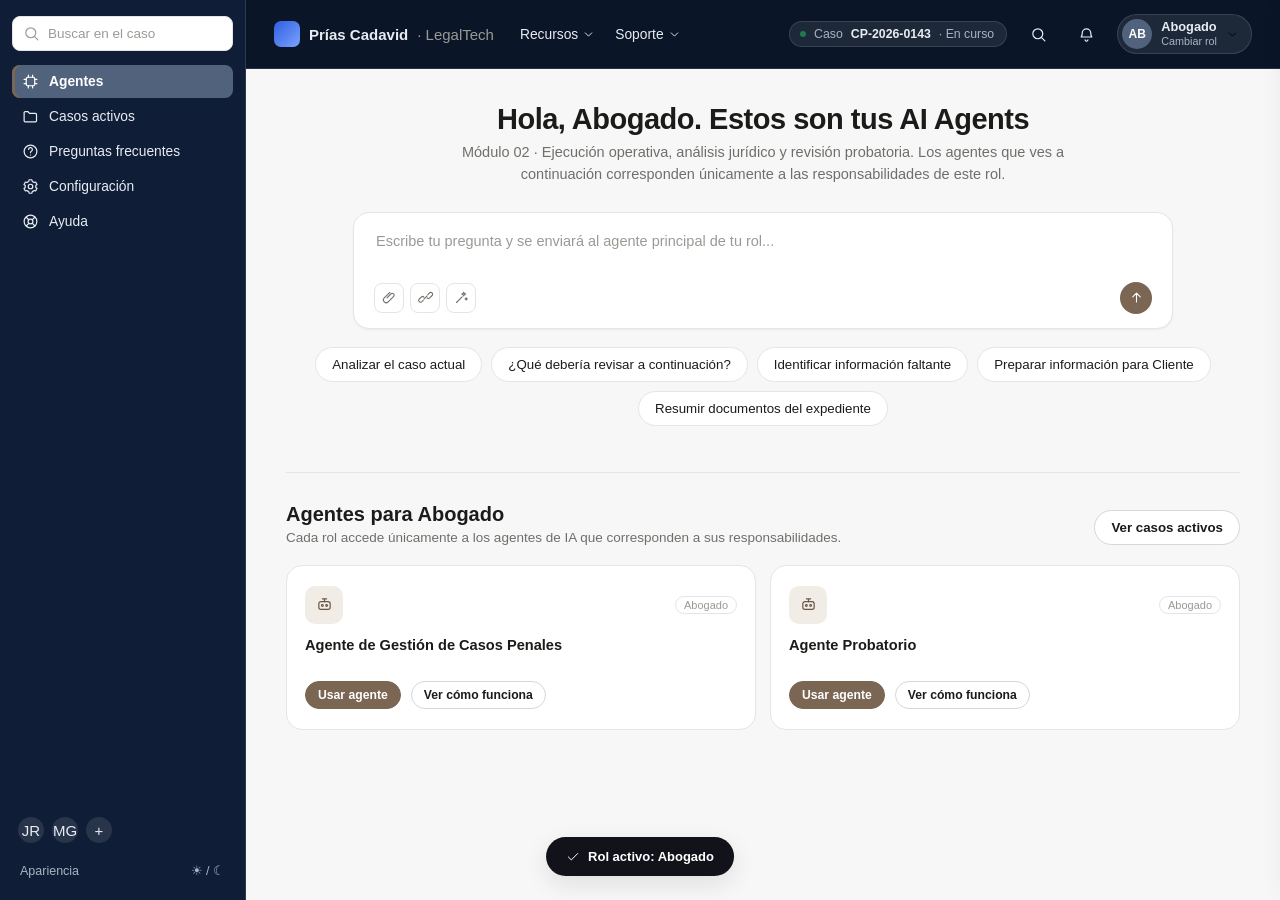
<file: PRIAS_CADAVID_Modulo02.html>
<!DOCTYPE html>
<html lang="es">
<head>
<meta charset="UTF-8">
<meta name="viewport" content="width=device-width, initial-scale=1.0">
<title>PRÍAS CADAVID · Módulo 02 · Gestión de Casos Penales con Módulo Probatorio</title>
<style>
:root{
  --bg:#f2f2f0;
  --sidebar-bg:#fafaf9;
  --card-bg:#ffffff;
  --border:#e6e6e3;
  --border-strong:#d9d9d6;
  --text:#1b1b19;
  --text-muted:#6f6f6a;
  --text-faint:#9a9a95;
  --accent:#2f5fe0;
  --accent-soft:#eef2fe;
  --navy:#12131a;
  --danger:#c8442d;
  --danger-soft:#fbeae7;
  --warn:#a8720f;
  --warn-soft:#fbf1de;
  --ok:#1f7a4d;
  --ok-soft:#e8f6ee;
  --radius-lg:16px;
  --radius-md:12px;
  --radius-sm:8px;
  --shadow-sm:0 1px 2px rgba(20,20,18,.05);
  --shadow-md:0 8px 24px rgba(20,20,18,.10);
  font-size:15px;
}
*{box-sizing:border-box;}
html,body{margin:0;padding:0;}
body{
  background:var(--bg);
  color:var(--text);
  font-family:-apple-system,BlinkMacSystemFont,"Segoe UI",Roboto,Helvetica,Arial,sans-serif;
  -webkit-font-smoothing:antialiased;
  min-width:1180px;
}
button{font-family:inherit;cursor:pointer;}
a{color:inherit;text-decoration:none;}
svg{display:block;}
.icon{width:17px;height:17px;stroke:currentColor;stroke-width:1.7;fill:none;stroke-linecap:round;stroke-linejoin:round;flex-shrink:0;}

/* ---------- layout ---------- */
.app{display:flex;min-height:100vh;}
.sidebar{
  width:246px;flex-shrink:0;background:var(--sidebar-bg);
  border-right:1px solid var(--border);
  display:flex;flex-direction:column;
  padding:16px 12px;
  position:sticky;top:0;height:100vh;
}
.main-col{flex:1;display:flex;flex-direction:column;min-width:0;}

/* ---------- sidebar ---------- */
.sb-search{
  display:flex;align-items:center;gap:8px;
  background:#fff;border:1px solid var(--border);border-radius:var(--radius-sm);
  padding:8px 10px;color:var(--text-faint);font-size:13.5px;margin-bottom:14px;
}
.sb-nav{list-style:none;margin:0;padding:0;display:flex;flex-direction:column;gap:2px;}
.sb-nav li{display:flex;align-items:center;gap:10px;padding:8px 10px;border-radius:var(--radius-sm);
  color:var(--text-muted);font-size:13.8px;font-weight:500;}
.sb-nav li:hover{background:#f0f0ee;cursor:pointer;color:var(--text);}
.sb-nav li.active{background:var(--accent-soft);color:var(--accent);}
.sb-divider{height:1px;background:var(--border);margin:12px 4px;}
.sb-footer{margin-top:auto;display:flex;flex-direction:column;gap:10px;}
.sb-channels{display:flex;align-items:center;gap:8px;padding:4px 6px;}
.sb-chip{width:26px;height:26px;border-radius:50%;background:#ececea;display:flex;align-items:center;justify-content:center;color:var(--text-muted);}
.sb-appearance{display:flex;align-items:center;justify-content:space-between;padding:6px 8px;font-size:12.5px;color:var(--text-faint);}

/* ---------- topbar ---------- */
.topbar{
  display:flex;align-items:center;justify-content:space-between;
  padding:14px 28px;border-bottom:1px solid var(--border);background:var(--bg);
  position:relative;z-index:30;
}
.tb-left{display:flex;align-items:center;gap:26px;}
.brand{display:flex;align-items:center;gap:9px;font-weight:700;font-size:15px;}
.brand-mark{width:26px;height:26px;border-radius:7px;background:linear-gradient(135deg,#2f5fe0,#7aa2ff);flex-shrink:0;}
.tb-menu{display:flex;align-items:center;gap:20px;}
.tb-menu-item{display:flex;align-items:center;gap:4px;font-size:13.8px;color:var(--text-muted);font-weight:500;}
.tb-right{display:flex;align-items:center;gap:14px;}
.tb-icon-btn{width:34px;height:34px;border-radius:50%;border:1px solid transparent;display:flex;align-items:center;justify-content:center;color:var(--text-muted);background:none;}
.tb-icon-btn:hover{background:#eeeeec;}
.avatar{width:30px;height:30px;border-radius:50%;background:#2b2b2b;display:flex;align-items:center;justify-content:center;color:#fff;font-size:12px;font-weight:600;}
.case-chip{display:flex;align-items:center;gap:8px;background:#fff;border:1px solid var(--border);border-radius:999px;padding:5px 12px 5px 10px;font-size:12.3px;color:var(--text-muted);}
.case-chip .dot{width:6px;height:6px;border-radius:50%;background:var(--ok);}
.case-chip b{color:var(--text);font-weight:600;}
.role-switch{display:flex;align-items:center;gap:9px;border:1px solid var(--border);background:#fff;border-radius:999px;padding:4px 12px 4px 4px;}
.role-switch:hover{border-color:var(--border-strong);}
.role-switch .rs-label{font-size:12.3px;line-height:1.2;text-align:left;}
.role-switch .rs-label b{display:block;font-size:12.8px;color:var(--text);}
.role-switch .rs-label span{color:var(--text-faint);font-size:10.8px;}

/* role dropdown menu */
.role-menu{position:absolute;top:60px;right:28px;width:250px;background:#fff;border:1px solid var(--border);border-radius:var(--radius-md);box-shadow:var(--shadow-md);padding:8px;display:none;z-index:70;}
.role-menu.open{display:block;}
.role-menu .rm-title{font-size:11px;text-transform:uppercase;letter-spacing:.04em;color:var(--text-faint);font-weight:700;padding:8px 10px 4px;}
.role-menu button{width:100%;display:flex;align-items:center;gap:10px;padding:9px 10px;border-radius:var(--radius-sm);border:none;background:none;text-align:left;font-size:13.4px;color:var(--text);}
.role-menu button:hover{background:#f2f2f0;}
.role-menu button.active{background:var(--accent-soft);color:var(--accent);font-weight:600;}
.role-menu .rm-av{width:28px;height:28px;border-radius:50%;background:var(--navy);color:#fff;font-size:11px;font-weight:700;display:flex;align-items:center;justify-content:center;flex-shrink:0;}
.role-menu button.active .rm-av{background:var(--accent);}
.role-menu .rm-desc{font-size:11px;color:var(--text-faint);font-weight:400;}
.role-menu .rm-check{margin-left:auto;color:var(--accent);}

/* ---------- content ---------- */
.content{padding:34px 40px 60px;max-width:1180px;margin:0 auto;width:100%;}
.view{display:none;}
.view.active{display:block;}

.hero-title{font-size:29px;font-weight:600;letter-spacing:-0.5px;margin:0 0 6px;text-align:center;}
.hero-sub{text-align:center;color:var(--text-muted);font-size:14.5px;max-width:640px;margin:0 auto 26px;line-height:1.5;}

/* prompt box */
.promptbox{
  background:#fff;border:1px solid var(--border);border-radius:var(--radius-lg);
  box-shadow:var(--shadow-sm);padding:18px 20px 14px;max-width:820px;margin:0 auto;
}
.promptbox textarea{
  width:100%;border:none;outline:none;resize:none;font-family:inherit;font-size:14.5px;
  color:var(--text);height:44px;background:transparent;
}
.promptbox textarea::placeholder{color:var(--text-faint);}
.promptbox-row{display:flex;align-items:center;justify-content:space-between;margin-top:4px;}
.promptbox-tools{display:flex;align-items:center;gap:6px;}
.tool-pill{display:flex;align-items:center;gap:5px;border:1px solid var(--border);border-radius:999px;padding:5px 10px;font-size:12.5px;color:var(--text-muted);}
.icon-sq{width:30px;height:30px;border-radius:8px;border:1px solid var(--border);display:flex;align-items:center;justify-content:center;color:var(--text-muted);}
.send-btn{width:32px;height:32px;border-radius:50%;background:var(--navy);border:none;display:flex;align-items:center;justify-content:center;color:#fff;flex-shrink:0;}
.send-btn:disabled{opacity:.4;cursor:not-allowed;}

.role-pills{display:flex;flex-wrap:wrap;gap:9px;justify-content:center;max-width:900px;margin:18px auto 0;}
.role-pill{
  background:#fff;border:1px solid var(--border);border-radius:999px;padding:9px 16px;
  font-size:13.3px;color:var(--text);font-weight:500;
}
.role-pill:hover{border-color:var(--accent);color:var(--accent);}

/* section header w/ actions */
.section-divider{height:1px;background:var(--border);margin:46px 0 30px;}
.section-head{display:flex;align-items:flex-end;justify-content:space-between;margin-bottom:20px;}
.section-head h2{font-size:20px;margin:0 0 4px;font-weight:600;}
.section-head p{margin:0;color:var(--text-muted);font-size:13.5px;}
.section-actions{display:flex;gap:10px;}
.btn{font-size:13.3px;font-weight:600;border-radius:999px;padding:9px 16px;border:1px solid var(--border-strong);background:#fff;color:var(--text);display:inline-flex;align-items:center;gap:6px;}
.btn:hover{border-color:var(--text-faint);}
.btn.primary{background:var(--navy);border-color:var(--navy);color:#fff;}
.btn.primary:hover{opacity:.92;}
.btn.accent{background:var(--accent);border-color:var(--accent);color:#fff;}
.btn.subtle{background:transparent;border-color:transparent;color:var(--text-muted);}
.btn:disabled{opacity:.45;cursor:not-allowed;}
.btn.sm{padding:6px 12px;font-size:12.2px;}

/* role grid (reused for agent grid) */
.role-grid{display:grid;grid-template-columns:repeat(5,1fr);gap:16px;}
.agent-grid{display:grid;grid-template-columns:repeat(auto-fit,minmax(210px,1fr));gap:14px;align-items:start;}
.role-card{
  background:var(--card-bg);border:1px solid var(--border);border-radius:var(--radius-lg);
  padding:20px 18px;display:flex;flex-direction:column;gap:10px;text-align:left;
}
.role-card:hover{border-color:var(--accent);box-shadow:var(--shadow-md);}
.role-card .r-top{display:flex;align-items:center;justify-content:space-between;}
.role-icon{width:38px;height:38px;border-radius:10px;background:var(--accent-soft);color:var(--accent);display:flex;align-items:center;justify-content:center;}
.role-count{font-size:11px;color:var(--text-faint);border:1px solid var(--border);border-radius:999px;padding:2px 8px;}
.role-card h3{font-size:14.6px;margin:2px 0 0;font-weight:600;line-height:1.3;}
.role-card p{font-size:12.6px;color:var(--text-muted);margin:0;line-height:1.45;}
.role-card .r-tag{font-size:11.3px;color:var(--accent);font-weight:600;margin-top:-4px;}

/* stepper */
.stepper{display:flex;align-items:center;gap:0;margin-bottom:10px;}
.step{display:flex;flex-direction:column;align-items:center;gap:8px;flex:1;position:relative;}
.step .sc{width:34px;height:34px;border-radius:50%;background:#fff;border:2px solid var(--border-strong);display:flex;align-items:center;justify-content:center;font-size:12.5px;font-weight:700;color:var(--text-faint);z-index:1;}
.step.done .sc{background:var(--ok);border-color:var(--ok);color:#fff;}
.step.current .sc{background:var(--accent);border-color:var(--accent);color:#fff;box-shadow:0 0 0 4px var(--accent-soft);}
.step .sl{font-size:11.8px;color:var(--text-muted);text-align:center;max-width:120px;font-weight:600;}
.step:not(:last-child)::after{content:"";position:absolute;top:17px;left:calc(50% + 22px);width:calc(100% - 44px);height:2px;background:var(--border-strong);}
.step.done:not(:last-child)::after{background:var(--ok);}

/* case flow */
.flow-list{display:flex;flex-direction:column;gap:16px;}
.flow-item{background:#fff;border:1px solid var(--border);border-radius:var(--radius-lg);padding:20px 22px;}
.flow-item.current{border-color:var(--accent);box-shadow:0 0 0 3px var(--accent-soft);}
.fi-head{display:flex;align-items:center;justify-content:space-between;margin-bottom:14px;}
.fi-role{display:flex;align-items:center;gap:12px;}
.fi-num{width:28px;height:28px;border-radius:50%;background:var(--navy);color:#fff;font-size:12.5px;font-weight:700;display:flex;align-items:center;justify-content:center;}
.fi-role h4{margin:0;font-size:15.5px;}
.fi-role span{font-size:12px;color:var(--text-muted);}
.badge{font-size:11px;font-weight:700;border-radius:999px;padding:3px 10px;text-transform:uppercase;letter-spacing:.03em;}
.badge.ok{background:var(--ok-soft);color:var(--ok);}
.badge.now{background:var(--accent-soft);color:var(--accent);}
.badge.pending{background:#f0f0ee;color:var(--text-faint);}
.fi-grid{display:grid;grid-template-columns:repeat(3,1fr);gap:14px 24px;}
.fi-block h5{margin:0 0 4px;font-size:11.5px;text-transform:uppercase;letter-spacing:.04em;color:var(--text-faint);font-weight:700;}
.fi-block p{margin:0;font-size:13px;color:var(--text);line-height:1.5;}
.fi-block ul{margin:0;padding-left:16px;font-size:13px;color:var(--text);line-height:1.5;}
.fi-actions{display:flex;gap:10px;margin-top:16px;flex-wrap:wrap;}

/* drawer */
.overlay{position:fixed;inset:0;background:rgba(20,20,18,.35);opacity:0;pointer-events:none;transition:opacity .18s;z-index:40;}
.overlay.show{opacity:1;pointer-events:auto;}
.drawer{
  position:fixed;top:0;right:-520px;width:500px;height:100vh;background:#fff;
  border-left:1px solid var(--border);box-shadow:-8px 0 30px rgba(0,0,0,.12);
  transition:right .22s ease;z-index:50;overflow-y:auto;
}
.drawer.open{right:0;}
.drawer-head{padding:22px 24px 16px;border-bottom:1px solid var(--border);display:flex;align-items:flex-start;justify-content:space-between;position:sticky;top:0;background:#fff;z-index:2;}
.drawer-head .role-icon{width:44px;height:44px;border-radius:12px;}
.drawer-close{width:32px;height:32px;border-radius:50%;border:1px solid var(--border);background:#fff;display:flex;align-items:center;justify-content:center;color:var(--text-muted);}
.drawer-close:hover{background:#f2f2f0;}
.drawer-body{padding:20px 24px 40px;}
.drawer-body h4{font-size:11.5px;text-transform:uppercase;letter-spacing:.04em;color:var(--text-faint);font-weight:700;margin:22px 0 8px;}
.drawer-body h4:first-child{margin-top:0;}
.drawer-body p{font-size:13.4px;line-height:1.6;color:var(--text);margin:0;}
.drawer-body ul{margin:0;padding-left:17px;font-size:13.4px;line-height:1.65;color:var(--text);}
.perm-row{display:flex;gap:8px;flex-wrap:wrap;margin-top:6px;}
.perm-tag{font-size:11.6px;background:#f5f5f3;border:1px solid var(--border);border-radius:999px;padding:4px 10px;color:var(--text-muted);}

.agent-avatar{width:34px;height:34px;border-radius:9px;background:var(--navy);color:#fff;display:flex;align-items:center;justify-content:center;flex-shrink:0;}

/* modal */
.modal-overlay{position:fixed;inset:0;background:rgba(20,20,18,.45);display:none;align-items:center;justify-content:center;z-index:60;padding:30px;}
.modal-overlay.show{display:flex;}
.modal{background:#fff;border-radius:var(--radius-lg);width:100%;max-width:660px;max-height:88vh;overflow-y:auto;box-shadow:var(--shadow-md);display:flex;flex-direction:column;}
.modal-head{display:flex;align-items:center;justify-content:space-between;padding:18px 22px;border-bottom:1px solid var(--border);position:sticky;top:0;background:#fff;z-index:2;}
.modal-head-l{display:flex;align-items:center;gap:10px;}
.modal-head h3{margin:0;font-size:15.5px;}
.modal-head span{font-size:11.8px;color:var(--text-muted);}
.modal-body{padding:20px 22px 22px;display:flex;flex-direction:column;flex:1;}

.chat-context{background:#f7f7f5;border:1px solid var(--border);border-radius:var(--radius-sm);padding:11px 14px;font-size:12.4px;color:var(--text-muted);margin-bottom:14px;line-height:1.5;}
.chat-context b{color:var(--text);}

/* chat thread */
.chat-thread{display:flex;flex-direction:column;gap:10px;padding:2px 2px 4px;margin-bottom:12px;}
.chat-input-wrap{transition:none;}
.chat-input-wrap.docked{
  position:sticky;bottom:18px;z-index:5;background:#fff;border:1px solid var(--border);
  border-radius:var(--radius-lg);box-shadow:var(--shadow-md);padding:14px 18px 10px;margin-top:18px;
}
.chat-followups{border-top:1px solid var(--border);margin-top:6px;padding-top:14px;}
.chat-followups .fu-label{font-size:11px;text-transform:uppercase;letter-spacing:.04em;color:var(--text-faint);font-weight:700;margin:0 0 4px;}
.followup-item{display:block;width:100%;text-align:left;background:none;border:none;border-top:1px solid var(--border);padding:12px 2px;font-size:13.3px;line-height:1.5;color:var(--text);cursor:pointer;font-family:inherit;}
.followup-item:first-of-type{border-top:none;}
.followup-item:hover{color:var(--accent);}
.msg{max-width:84%;padding:10px 14px;border-radius:14px;font-size:13.2px;line-height:1.55;}
.msg.user{align-self:flex-end;background:var(--navy);color:#fff;border-bottom-right-radius:4px;}
.msg.agent{align-self:flex-start;background:#f5f5f3;border:1px solid var(--border);color:var(--text);border-bottom-left-radius:4px;}
.msg.agent b{display:block;font-size:10.8px;color:var(--accent);margin-bottom:4px;text-transform:uppercase;letter-spacing:.03em;}
.msg ul{margin:6px 0 0;padding-left:16px;}
.msg .conf-tag{display:inline-block;margin-top:8px;font-size:10.6px;font-weight:700;background:#fff;border:1px solid var(--border);border-radius:999px;padding:2px 8px;color:var(--text-muted);}
.typing-msg{display:flex;align-items:center;gap:6px;}
.typing-dots{display:inline-flex;gap:3px;}
.typing-dots span{width:5px;height:5px;border-radius:50%;background:var(--text-faint);animation:blink 1.1s infinite;}
.typing-dots span:nth-child(2){animation-delay:.2s;}
.typing-dots span:nth-child(3){animation-delay:.4s;}
@keyframes blink{0%,80%,100%{opacity:.25;}40%{opacity:1;}}

.chat-suggestions{display:flex;flex-wrap:wrap;gap:7px;margin-bottom:12px;}
.chat-suggestions .role-pill{padding:7px 13px;font-size:12.3px;}
.chat-input-row{display:flex;gap:8px;align-items:center;border-top:1px solid var(--border);padding-top:12px;margin-top:auto;}
.chat-input-row input{flex:1;border:1px solid var(--border-strong);border-radius:999px;padding:10px 16px;font-size:13px;font-family:inherit;outline:none;}
.chat-input-row input:focus{border-color:var(--accent);}

.human-note{display:flex;gap:8px;align-items:flex-start;font-size:12px;color:var(--text-muted);margin:2px 0 12px;background:#f7f7f5;border:1px dashed var(--border-strong);border-radius:var(--radius-sm);padding:10px 12px;}

/* matriz */
.matriz-wrap{background:#fff;border:1px solid var(--border);border-radius:var(--radius-lg);overflow:hidden;}
table.matriz{width:100%;border-collapse:collapse;font-size:12.6px;}
table.matriz th{text-align:left;background:#f7f7f5;color:var(--text-faint);font-size:10.8px;text-transform:uppercase;letter-spacing:.03em;padding:10px 12px;border-bottom:1px solid var(--border);white-space:nowrap;}
table.matriz td{padding:11px 12px;border-bottom:1px solid var(--border);vertical-align:top;color:var(--text);}
table.matriz tr:last-child td{border-bottom:none;}
table.matriz tr.clickable{cursor:pointer;}
table.matriz tr.clickable:hover{background:#fbfbfa;}
.pill-state{font-size:10.8px;font-weight:700;border-radius:999px;padding:3px 9px;white-space:nowrap;}
.pill-state.verificada{background:var(--ok-soft);color:var(--ok);}
.pill-state.revision{background:var(--accent-soft);color:var(--accent);}
.pill-state.pendiente{background:var(--warn-soft);color:var(--warn);}
.pill-relev{font-size:10.8px;font-weight:700;border-radius:999px;padding:3px 9px;background:#f0f0ee;color:var(--text-muted);white-space:nowrap;}
.pill-relev.alta{background:var(--danger-soft);color:var(--danger);}
.hecho-tag{font-size:10.5px;background:#f0f0ee;border-radius:6px;padding:2px 6px;color:var(--text-muted);white-space:nowrap;}
.matriz-toolbar{display:flex;align-items:center;justify-content:space-between;padding:14px 16px;border-bottom:1px solid var(--border);background:#fbfbfa;}
.matriz-toolbar .mt-info{font-size:12.6px;color:var(--text-muted);}
.case-progress{display:flex;align-items:center;gap:8px;}
.case-progress .bar{width:70px;height:6px;border-radius:999px;background:#ececea;overflow:hidden;}
.case-progress .bar i{display:block;height:100%;background:var(--accent);}

.form-grid{display:grid;grid-template-columns:1fr 1fr;gap:12px 14px;}
.form-grid .full{grid-column:1/-1;}
.form-field label{display:block;font-size:11.5px;font-weight:700;color:var(--text-faint);text-transform:uppercase;letter-spacing:.03em;margin-bottom:5px;}
.form-field input,.form-field select,.form-field textarea{
  width:100%;border:1px solid var(--border-strong);border-radius:var(--radius-sm);padding:8px 10px;font-size:13px;font-family:inherit;color:var(--text);background:#fff;
}
.form-field textarea{resize:vertical;min-height:56px;}

/* faq accordion */
.faq-item{cursor:pointer;}
.faq-q{display:flex;align-items:center;justify-content:space-between;gap:12px;}
.faq-q h4{margin:0;font-size:14.2px;font-weight:600;}
.faq-cat{font-size:10.5px;color:var(--accent);font-weight:700;text-transform:uppercase;letter-spacing:.03em;margin:0 0 6px;}
.faq-chev{color:var(--text-faint);transition:transform .15s;flex-shrink:0;}
.faq-item.open .faq-chev{transform:rotate(180deg);}
.faq-a{display:none;margin-top:12px;font-size:13.2px;color:var(--text-muted);line-height:1.6;border-top:1px solid var(--border);padding-top:12px;}
.faq-item.open .faq-a{display:block;}

/* settings */
.setting-row{display:flex;align-items:center;justify-content:space-between;padding:11px 0;border-bottom:1px solid var(--border);gap:16px;}
.setting-row:last-child{border-bottom:none;}
.setting-row .sr-label b{display:block;font-size:13.3px;font-weight:600;}
.setting-row .sr-label span{font-size:11.8px;color:var(--text-muted);}
.switch{width:38px;height:22px;border-radius:999px;background:#e2e2df;position:relative;flex-shrink:0;border:none;padding:0;}
.switch .knob{position:absolute;top:2px;left:2px;width:18px;height:18px;border-radius:50%;background:#fff;transition:left .15s;box-shadow:var(--shadow-sm);}
.switch.on{background:var(--accent);}
.switch.on .knob{left:18px;}

.toast{position:fixed;bottom:24px;left:50%;transform:translateX(-50%) translateY(20px);background:var(--navy);color:#fff;padding:12px 20px;border-radius:999px;font-size:13px;font-weight:600;box-shadow:var(--shadow-md);opacity:0;pointer-events:none;transition:all .25s;z-index:80;display:flex;align-items:center;gap:8px;}
.toast.show{opacity:1;transform:translateX(-50%) translateY(0);}
/* NUEVO DISEÑO · SOLO COLORES */
:root{
  --bg:#f7f7f8;
  --topbar-bg:#0a1628;
  --sidebar-bg:#0f1e36;
  --on-dark:#e8ecf3;
  --on-dark-muted:#a9b4c6;
  --dark-line:rgba(255,255,255,.12);
  --nav-active:#51627d;
  --bronze:#7a6652;
  --bronze-hover:#6a5846;
  --th-bg:#566a86;
  --accent:#7a6652;
  --accent-soft:#f1ece6;
  --border:#e3e5e9;
  --border-strong:#d3d7de;
  --danger:#a8231a;
}

/* topbar */
.topbar{background:var(--topbar-bg);border-bottom-color:var(--dark-line);color:var(--on-dark);}
.tb-menu-item,.sb-brand{color:var(--on-dark);}
.tb-search{background:rgba(255,255,255,.08);border-color:var(--dark-line);color:var(--on-dark-muted);}
.tb-search:hover{border-color:var(--on-dark-muted);color:#fff;}
.tb-icon-btn{color:var(--on-dark);}
.tb-icon-btn:hover{background:rgba(255,255,255,.1);}
.case-chip{background:rgba(255,255,255,.08);border-color:var(--dark-line);color:var(--on-dark-muted);}
.case-chip b{color:var(--on-dark);}
.role-switch{background:rgba(255,255,255,.08);border-color:var(--dark-line);}
.role-switch:hover{border-color:var(--on-dark-muted);}
.role-switch .rs-label b{color:var(--on-dark);}
.role-switch .rs-label span{color:var(--on-dark-muted);}
.avatar{background:var(--nav-active);color:#fff;}
.role-menu .rm-av{background:var(--nav-active);}

/* sidebar */
.sidebar{background:var(--sidebar-bg);border-right-color:var(--dark-line);}
.sb-nav li{color:var(--on-dark);}
.sb-nav li:hover{background:rgba(255,255,255,.08);color:#fff;}
.sb-nav li.active{background:var(--nav-active);color:#fff;}
.sb-subnav{border-left-color:var(--dark-line);}
.sb-divider{background:var(--dark-line);}
.sb-back{color:var(--on-dark);}
.sb-back:hover{background:rgba(255,255,255,.08);color:#fff;}
.sb-chip{background:rgba(255,255,255,.1);color:var(--on-dark);}
.sb-appearance{color:var(--on-dark-muted);}

/* botones */
.btn.primary,.btn.accent{background:var(--bronze);border-color:var(--bronze);color:#fff;}
.btn.primary:hover,.btn.accent:hover{background:var(--bronze-hover);border-color:var(--bronze-hover);}
.btn:hover{border-color:var(--bronze);}
.cp-count,.fi-num,.switch.on,.msg.user{background:var(--bronze);}
.check input{accent-color:var(--bronze);}

/* tablas */
table.matriz th,.report-paper th{background:var(--th-bg);color:#fff;}
table.matriz tr.clickable:hover{background:#f1f4f8;}
.matriz-toolbar{background:#f4f6f9;}
.kb-col{background:#eceff3;}

/* KPIs y textos de acento */
.kpi b{color:var(--bronze);}
.kpi.danger b{color:var(--danger);}
.kpi.ok b{color:var(--ok);}
.kpi.warn b{color:var(--warn);}
.notice.accent{background:var(--accent-soft);border-color:#ddd2c4;color:var(--bronze-hover);}

/* barras de progreso */
.bar-track{background:#e6e9ee;}

/* ---------- contraste: nada de texto claro sobre fondo claro ---------- */
.sb-nav li.active{font-weight:700;box-shadow:inset 3px 0 0 var(--bronze);}
.sb-nav li.active .icon{color:#fff;}
table.matriz th{font-weight:700;border-bottom-color:#3f5068;}
.seg button.on{background:var(--bronze);color:#fff;}
.tag.dark,.wf.archivado{background:#0f1e36;color:#fff;}
.btn.primary,.btn.accent,.btn.ok,.send-btn,.msg.user,.cp-count,.fi-num,.agent-avatar,.toast{color:#fff;}
.send-btn,.agent-avatar{background:var(--bronze);}
.btn.primary:hover,.btn.accent:hover,.btn.ok:hover{color:#fff;opacity:1;}
.btn.subtle{color:var(--text-muted);}
.btn.subtle:hover{color:var(--text);background:rgba(15,30,54,.06);}
.btn.danger{background:#fff;color:var(--danger);}
.badge.now,.pill-state.revision,.wf.revision,.tag.accent,.ai-status.info{background:var(--accent-soft);color:var(--bronze-hover);}
.role-icon{background:var(--accent-soft);color:var(--bronze-hover);}
.sb-nav li .nav-badge,.cp-bell .bell-count{background:var(--danger);color:#fff;}
/* texto oscuro sobre fondos claros dentro del topbar (menú de roles) */
.role-menu,.role-menu button{color:var(--text);}
.role-menu button.active{background:var(--accent-soft);color:var(--bronze-hover);}
</style>
</head>
<body>
<div class="app">

  <!-- ================= SIDEBAR ================= -->
  <aside class="sidebar">
    <div class="sb-search" id="icon-slot-search"></div>
    <ul class="sb-nav">
      <li class="nav-item active" data-view="agentes" id="icon-slot-agentes"></li>
      <li class="nav-item" data-view="casos" id="icon-slot-casos"></li>
      <li class="nav-item" data-view="faq" id="icon-slot-faq"></li>
      <li class="nav-item" data-view="config" id="icon-slot-config"></li>
      <li class="nav-item" data-view="ayuda" id="icon-slot-ayuda"></li>
    </ul>
    <div class="sb-footer">
      <div class="sb-channels">
        <div class="sb-chip">JR</div>
        <div class="sb-chip">MG</div>
        <div class="sb-chip">+</div>
      </div>
      <div class="sb-appearance"><span>Apariencia</span><span>☀ / ☾</span></div>
    </div>
  </aside>

  <div class="main-col">
    <!-- ================= TOPBAR ================= -->
    <header class="topbar">
      <div class="tb-left">
        <div class="brand"><span class="brand-mark"></span>Prías Cadavid <span style="color:var(--text-faint);font-weight:500;">· LegalTech</span></div>
        <nav class="tb-menu">
          <div class="tb-menu-item">Recursos <span id="icon-slot-chev1"></span></div>
          <div class="tb-menu-item">Soporte <span id="icon-slot-chev2"></span></div>
        </nav>
      </div>
      <div class="tb-right">
        <div class="case-chip" id="topCaseChip"></div>
        <button class="tb-icon-btn" id="icon-slot-tbsearch"></button>
        <button class="tb-icon-btn" id="icon-slot-tbbell"></button>
        <button class="role-switch" id="roleSwitchBtn">
          <div class="avatar" id="roleAvatar"></div>
          <div class="rs-label"><b id="roleLabelName"></b><span>Cambiar rol</span></div>
          <span id="icon-slot-rschev"></span>
        </button>
      </div>
    </header>

    <!-- role dropdown -->
    <div class="role-menu" id="roleMenu">
      <div class="rm-title">Seleccionar rol</div>
      <div id="roleMenuList"></div>
    </div>

    <main class="content">

      <!-- ================= AGENTES VIEW ================= -->
      <!-- El mismo cuadro superior (promptbox) es el Chat AI principal: cuando se activa un
           agente, este cuadro se convierte en su chat (historial + sugerencias + entrada),
           en vez de abrir un chat nuevo, un modal o un panel aparte. -->
      <section id="view-agentes" class="view active">
        <div style="text-align:center;">
          <button class="btn sm subtle" id="heroBackBtn" style="display:none;margin-bottom:10px;">← Volver a agentes</button>
        </div>
        <div style="display:flex;align-items:center;justify-content:center;gap:10px;">
          <div class="agent-avatar" id="heroAgentAvatar" style="display:none;"></div>
          <h1 class="hero-title" id="agHeroTitle" style="margin:0 0 6px;">Agentes de IA disponibles</h1>
        </div>
        <p class="hero-sub" id="agHeroSub">Módulo 02 · Sistema de Gestión de Casos Penales con Módulo Probatorio.</p>
        <div class="chat-context" id="chatContextLine" style="display:none;max-width:820px;margin:0 auto 14px;"></div>

        <div class="promptbox" id="promptCard">
          <div class="chat-thread" id="chatThread" style="display:none;"></div>
          <div class="chat-input-wrap" id="chatInputWrap">
            <textarea id="promptInput" placeholder="Escribe tu pregunta y se enviará al agente principal de tu rol..."></textarea>
            <div class="promptbox-row">
              <div class="promptbox-tools">
                <div class="icon-sq" id="icon-slot-paperclip"></div>
                <div class="icon-sq" id="icon-slot-link"></div>
                <div class="icon-sq" id="icon-slot-wand"></div>
              </div>
              <button class="send-btn" id="promptSendBtn">${'' /* replaced by JS icon */}</button>
            </div>
          </div>
        </div>

        <div class="role-pills" id="suggestionPillsHolder"></div>

        <!-- Se oculta por completo mientras hay un agente activo en el Chat AI: solo queda el chat -->
        <div id="agentsListSection">
          <div class="section-divider"></div>

          <div class="section-head">
            <div>
              <h2 id="agSectionTitle">Agentes para tu rol</h2>
              <p>Cada rol accede únicamente a los agentes de IA que corresponden a sus responsabilidades.</p>
            </div>
            <div class="section-actions">
              <button class="btn" data-view-btn="casos">Ver casos activos</button>
            </div>
          </div>

          <div class="agent-grid" id="agentGrid"></div>
        </div>
      </section>

      <!-- ================= CASOS VIEW ================= -->
      <section id="view-casos" class="view">
        <div id="casosListWrap">
          <div class="section-head">
            <div>
              <h2>Casos activos</h2>
              <p>Selecciona un caso para abrir su información, flujo entre roles y matriz probatoria.</p>
            </div>
          </div>
          <div class="matriz-wrap">
            <table class="matriz" id="casosTable">
              <thead>
                <tr>
                  <th>Caso</th><th>Nombre / Tipo</th><th>Estado</th><th>Responsable</th>
                  <th>Fecha apertura</th><th>Última actividad</th><th>Progreso</th><th>Evidencias</th>
                </tr>
              </thead>
              <tbody id="casosBody"></tbody>
            </table>
          </div>
        </div>

        <div id="casoDetailWrap" style="display:none;">
          <div class="section-head">
            <div>
              <h2 id="cdTitle">Caso</h2>
              <p id="cdSub"></p>
            </div>
            <div class="section-actions">
              <button class="btn" id="btnBackCasos">← Todos los casos</button>
              <button class="btn primary" id="btnAddEvidencia">+ Agregar evidencia</button>
            </div>
          </div>

          <div class="stepper" id="stepperHolder"></div>
          <p style="text-align:center;color:var(--text-faint);font-size:12px;margin:0 0 32px;" id="cdFlowNote"></p>

          <div class="flow-list" id="flowList"></div>

          <div class="section-divider"></div>
          <div class="section-head">
            <div><h2>Matriz Probatoria</h2><p>Evidencia y documentos asociados a los hechos investigados de este caso.</p></div>
          </div>
          <div class="matriz-wrap">
            <div class="matriz-toolbar">
              <span class="mt-info" id="matrizCount">0 elementos registrados</span>
              <span class="mt-info">Hechos: H1 Ejecución del contrato · H2 Manejo de recursos · H3 Conocimiento directivo · H4 Estructura societaria</span>
            </div>
            <table class="matriz">
              <thead>
                <tr>
                  <th>Evidencia / Documento</th><th>Tipo de prueba</th><th>Hecho que pretende demostrar</th>
                  <th>Hecho</th><th>Fuente / Origen</th><th>Estado</th><th>Relevancia</th><th>Responsable</th><th>Observaciones</th>
                </tr>
              </thead>
              <tbody id="matrizBody"></tbody>
            </table>
          </div>
        </div>
      </section>

      <!-- ================= FAQ VIEW ================= -->
      <section id="view-faq" class="view">
        <div class="section-head">
          <div><h2>Preguntas frecuentes</h2><p>Selecciona una pregunta para ver una respuesta demo.</p></div>
        </div>
        <div class="flow-list" id="faqList"></div>
      </section>

      <!-- ================= CONFIG VIEW ================= -->
      <section id="view-config" class="view">
        <div class="section-head">
          <div><h2>Configuración</h2><p>Preferencias de la plataforma y del Chat AI (demo).</p></div>
        </div>
        <div class="role-grid" style="grid-template-columns:repeat(2,1fr);" id="configGrid"></div>
      </section>

      <!-- ================= AYUDA VIEW ================= -->
      <section id="view-ayuda" class="view">
        <div class="section-head">
          <div><h2>Ayuda</h2><p>Guías rápidas para trabajar con el Módulo 02.</p></div>
        </div>
        <div class="agent-grid" id="ayudaGrid"></div>
      </section>

    </main>
  </div>
</div>

<!-- ================= AGENT DOC DRAWER ================= -->
<div class="overlay" id="drawerOverlay"></div>
<aside class="drawer" id="agentDrawer">
  <div class="drawer-head">
    <div style="display:flex;gap:12px;align-items:flex-start;">
      <div class="role-icon" id="drawerIcon"></div>
      <div>
        <div style="font-size:16.5px;font-weight:700;" id="drawerName"></div>
        <div style="font-size:12.3px;color:var(--accent);font-weight:600;" id="drawerSpec"></div>
      </div>
    </div>
    <button class="drawer-close" id="drawerCloseBtn">✕</button>
  </div>
  <div class="drawer-body">
    <h4>Qué es</h4><p id="docQueEs"></p>
    <h4>Objetivo</h4><p id="docObjetivo"></p>
    <h4>Responsabilidades</h4><ul id="docResponsabilidades"></ul>
    <h4>Qué tareas realiza</h4><ul id="docTareas"></ul>
    <h4>Con qué rol(es) trabaja</h4><div class="perm-row" id="docRoles"></div>
    <h4>Qué información puede analizar</h4><ul id="docInfoAnaliza"></ul>
    <h4>Qué información puede generar</h4><ul id="docInfoGenera"></ul>
    <h4>Qué herramientas o datos utiliza</h4><div class="perm-row" id="docHerramientas"></div>
    <h4>Qué puede sugerir</h4><ul id="docSugerir"></ul>
    <h4>Qué requiere aprobación del usuario</h4><p id="docAprobacion"></p>
    <h4>Cómo participa en el flujo del caso</h4><ul id="docFlujo"></ul>
    <h4>Cuándo debe utilizarse</h4><ul id="docCuando"></ul>
    <h4>Ejemplos de uso</h4><ul id="docEjemplos"></ul>
    <h4>Relación con la Matriz Probatoria</h4><p id="docMatrizRel"></p>
    <button class="btn primary" style="width:100%;justify-content:center;margin-top:20px;" id="drawerOpenChat">Usar agente</button>
  </div>
</aside>

<!-- ================= MATRIZ ENTRY MODAL ================= -->
<div class="modal-overlay" id="matrizModal">
  <div class="modal" style="max-width:640px;">
    <div class="modal-head">
      <div class="modal-head-l"><h3>Agregar evidencia a la matriz probatoria</h3></div>
      <button class="drawer-close" id="matrizCloseBtn">✕</button>
    </div>
    <div class="modal-body">
      <div class="form-grid">
        <div class="form-field full"><label>Evidencia / Documento</label><input id="fEvidencia" placeholder="Ej. Acta de visita técnica"></div>
        <div class="form-field">
          <label>Tipo de prueba</label>
          <select id="fTipo">
            <option>Documental</option><option>Documental financiera</option><option>Testimonial</option>
            <option>Pericial</option><option>Documental digital</option>
          </select>
        </div>
        <div class="form-field">
          <label>Hecho relacionado</label>
          <select id="fHecho">
            <option value="H1">H1 · Ejecución del contrato</option>
            <option value="H2">H2 · Manejo de recursos</option>
            <option value="H3">H3 · Conocimiento directivo</option>
            <option value="H4">H4 · Estructura societaria</option>
          </select>
        </div>
        <div class="form-field full"><label>Hecho que pretende demostrar</label><textarea id="fPretende" placeholder="Describe qué busca acreditar esta evidencia"></textarea></div>
        <div class="form-field"><label>Fuente / Origen</label><input id="fFuente" placeholder="Ej. Cliente"></div>
        <div class="form-field">
          <label>Estado</label>
          <select id="fEstado"><option value="verificada">Verificada</option><option value="revision">En revisión</option><option value="pendiente">Pendiente de recaudo</option></select>
        </div>
        <div class="form-field">
          <label>Relevancia</label>
          <select id="fRelev"><option value="alta">Alta</option><option value="media">Media</option><option value="baja">Baja</option></select>
        </div>
        <div class="form-field">
          <label>Responsable</label>
          <select id="fResponsable"></select>
        </div>
        <div class="form-field full"><label>Observaciones</label><textarea id="fObs" placeholder="Notas adicionales"></textarea></div>
      </div>
      <div class="modal-foot" style="display:flex;gap:10px;justify-content:flex-end;margin-top:18px;">
        <button class="btn" id="matrizCancelBtn">Cancelar</button>
        <button class="btn primary" id="matrizSaveBtn">Guardar y vincular al caso</button>
      </div>
    </div>
  </div>
</div>

<div class="toast" id="toast"></div>

<script>
/* ============================================================
   ICONS
   ============================================================ */
const ICONS = {
  search:'<svg class="icon" viewBox="0 0 24 24"><circle cx="11" cy="11" r="7"/><path d="M21 21l-4.3-4.3"/></svg>',
  chip:'<svg class="icon" viewBox="0 0 24 24"><rect x="6" y="6" width="12" height="12" rx="2.5"/><path d="M9 3v3M15 3v3M9 18v3M15 18v3M3 9h3M3 15h3M18 9h3M18 15h3"/></svg>',
  folder:'<svg class="icon" viewBox="0 0 24 24"><path d="M3 6.5A1.5 1.5 0 0 1 4.5 5h4l2 2.5H19a1.5 1.5 0 0 1 1.5 1.5V18A1.5 1.5 0 0 1 19 19.5H4.5A1.5 1.5 0 0 1 3 18z"/></svg>',
  help:'<svg class="icon" viewBox="0 0 24 24"><circle cx="12" cy="12" r="9"/><path d="M9.3 9.2a2.7 2.7 0 1 1 3.9 2.4c-.9.5-1.2 1-1.2 2"/><path d="M12 17h.01"/></svg>',
  gear:'<svg class="icon" viewBox="0 0 24 24"><circle cx="12" cy="12" r="3.2"/><path d="M19.4 13.5a7.5 7.5 0 0 0 0-3l1.8-1.4-2-3.4-2.1.7a7.4 7.4 0 0 0-2.6-1.5L14 2.5h-4l-.5 2.4a7.4 7.4 0 0 0-2.6 1.5l-2.1-.7-2 3.4L4.6 10.5a7.5 7.5 0 0 0 0 3L2.8 14.9l2 3.4 2.1-.7a7.4 7.4 0 0 0 2.6 1.5l.5 2.4h4l.5-2.4a7.4 7.4 0 0 0 2.6-1.5l2.1.7 2-3.4z"/></svg>',
  lifebuoy:'<svg class="icon" viewBox="0 0 24 24"><circle cx="12" cy="12" r="9"/><circle cx="12" cy="12" r="3.4"/><path d="M6.3 6.3l3.3 3.3M18 6l-3.3 3.3M18 18l-3.3-3.3M6.3 18l3.3-3.3"/></svg>',
  chevDown:'<svg class="icon" viewBox="0 0 24 24" style="width:13px;height:13px;"><path d="M6 9l6 6 6-6"/></svg>',
  bell:'<svg class="icon" viewBox="0 0 24 24"><path d="M6 10a6 6 0 0 1 12 0c0 4 1.5 5.5 1.5 5.5H4.5S6 14 6 10z"/><path d="M10 19.5a2 2 0 0 0 4 0"/></svg>',
  paperclip:'<svg class="icon" viewBox="0 0 24 24" style="width:15px;height:15px;"><path d="M8 12.5l6.5-6.5a3 3 0 0 1 4.2 4.2L10 18.9a4.5 4.5 0 1 1-6.4-6.4L12.5 3.7"/></svg>',
  link:'<svg class="icon" viewBox="0 0 24 24" style="width:15px;height:15px;"><path d="M9.5 14.5l5-5"/><path d="M8.3 16.7 5.9 19a3 3 0 0 1-4.2-4.2l3.5-3.5a3 3 0 0 1 4.2 0"/><path d="M15.7 7.3 18 5a3 3 0 1 1 4.2 4.2l-3.5 3.5a3 3 0 0 1-4.2 0"/></svg>',
  wand:'<svg class="icon" viewBox="0 0 24 24" style="width:15px;height:15px;"><path d="M4 20l9-9"/><path d="M15.5 3.5l1 2 2 1-2 1-1 2-1-2-2-1 2-1z"/><path d="M19.5 12.5l.6 1.2 1.2.6-1.2.6-.6 1.2-.6-1.2-1.2-.6 1.2-.6z"/></svg>',
  up:'<svg class="icon" viewBox="0 0 24 24" style="width:15px;height:15px;stroke:#fff;"><path d="M12 19V6M6 11l6-6 6 6"/></svg>',
  briefcase:'<svg class="icon" viewBox="0 0 24 24"><rect x="3" y="7.5" width="18" height="12" rx="2"/><path d="M8 7.5V5.8A1.8 1.8 0 0 1 9.8 4h4.4A1.8 1.8 0 0 1 16 5.8V7.5"/><path d="M3 12.5h18"/></svg>',
  scale:'<svg class="icon" viewBox="0 0 24 24"><path d="M12 3v18M7 21h10"/><path d="M5 7h6M13 7h6"/><path d="M5 7l-3 6a3 3 0 0 0 6 0zM19 7l-3 6a3 3 0 0 0 6 0z"/></svg>',
  eval:'<svg class="icon" viewBox="0 0 24 24"><path d="M7 3h10v18H7z"/><path d="M10 8h4M10 12h4M10 16h2"/></svg>',
  users:'<svg class="icon" viewBox="0 0 24 24"><circle cx="9" cy="8" r="3.2"/><path d="M2.5 20c.6-3.4 3.2-5.5 6.5-5.5s5.9 2.1 6.5 5.5"/><circle cx="17.5" cy="8.5" r="2.6"/><path d="M15.5 14.6c2.6.3 4.6 2.2 5.1 5.4"/></svg>',
  shield:'<svg class="icon" viewBox="0 0 24 24"><path d="M12 3l7 3v6c0 4.5-3 7.5-7 9-4-1.5-7-4.5-7-9V6z"/><path d="M9 12l2 2 4-4"/></svg>',
  bot:'<svg class="icon" viewBox="0 0 24 24" style="stroke:#fff;"><rect x="4" y="8" width="16" height="11" rx="3"/><circle cx="9" cy="13.5" r="1.2" fill="#fff"/><circle cx="15" cy="13.5" r="1.2" fill="#fff"/><path d="M12 8V4M9 4h6"/></svg>',
  check:'<svg class="icon" viewBox="0 0 24 24"><path d="M20 6L9 17l-5-5"/></svg>',
  eye:'<svg class="icon" viewBox="0 0 24 24"><path d="M2 12s3.5-6.5 10-6.5S22 12 22 12s-3.5 6.5-10 6.5S2 12 2 12z"/><circle cx="12" cy="12" r="2.6"/></svg>',
};
function I(name){return ICONS[name]||'';}
function setSlot(id, html){ const el=document.getElementById(id); if(el) el.innerHTML=html; }

/* ============================================================
   DATA — extraído de Agentes_IA_por_Modulo_y_Rol.docx (Módulo 2)
   y Documentacion_Modulos_Praias_Cadavid_Fase_1.docx (Módulo 2)
   ============================================================ */
const MODULE_DOC = {
  objetivo:'Analizar la gestión del caso penal, el expediente, el módulo probatorio y las decisiones procesales para convertir la información del caso en acciones jurídicas verificables.',
  responsabilidades:[
    'Identificar información crítica, vacíos e inconsistencias propias del caso.',
    'Consultar fuentes internas y jurídicas aplicables, explicando por qué cada fuente soporta o limita la recomendación.',
    'Generar resultados estructurados para pantalla: resumen, hallazgos, riesgos, responsables, próximos pasos y trazabilidad.',
    'Mantener memoria operativa del módulo con auditoría de documentos usados, decisiones sugeridas y validaciones humanas pendientes.'
  ],
  herramientas:['Búsqueda semántica','OCR','Repositorio jurídico','Calendario procesal','Motor de tareas','Plantillas','Auditoría'],
  infoGenera:['Resumen ejecutivo y hallazgos','Alertas y ranking de prioridad','Documento / JSON de respuesta con fuentes citadas y nivel de confianza','Próximos pasos sugeridos'],
  aprobacion:'La IA no puede cerrar, aprobar ni emitir conceptos definitivos sin revisión humana. Todo resultado debe ser revisado y aprobado por el rol correspondiente antes de incorporarse formalmente al expediente.'
};

const AGENTS = {
  gestion:{
    nombre:'Agente de Gestión de Casos Penales', especialidad:'Coordinación integral del expediente penal económico',
    queEs:'Asistente de IA del Módulo 02 que apoya la coordinación del expediente y la construcción de la teoría del caso, bajo supervisión humana.',
    tareas:['Analizar hechos, documentos y pruebas del expediente','Coordinar etapas, tareas y responsables del caso','Detectar bloqueos probatorios y proponer reasignaciones','Proponer teoría del caso, actuaciones y argumentos'],
    infoTrabaja:['Documentos y metadatos del expediente','Estado del caso, responsables y fechas','Matriz probatoria y evidencias asociadas','Reglas y fuentes jurídicas aplicables'],
  },
  probatorio:{
    nombre:'Agente Probatorio', especialidad:'Análisis y organización de evidencia probatoria',
    queEs:'Asistente de IA del Módulo 02 especializado en clasificar, verificar y organizar la evidencia dentro de la matriz probatoria, bajo supervisión humana.',
    tareas:['Clasificar y extraer datos de documentos y evidencias','Elaborar y actualizar el checklist probatorio','Detectar inconsistencias entre documentos','Presentar información autorizada en lenguaje claro cuando el usuario es un Cliente'],
    infoTrabaja:['Documentos aportados y matriz probatoria','Evidencias, su estado y relevancia','Datos extraídos pendientes de validación'],
  },
  recomendacion:{
    nombre:'Agente de Recomendación Procesal', especialidad:'Análisis estratégico y recomendación de rutas procesales',
    queEs:'Asistente de IA del Módulo 02 orientado a la lectura ejecutiva del caso y a la recomendación de rutas procesales para decisiones de alto nivel, bajo supervisión humana.',
    tareas:['Resumir el estado del caso a nivel ejecutivo','Comparar rutas procesales alternativas','Advertir riesgos estratégicos antes de una decisión','Preparar la recomendación procesal para aprobación'],
    infoTrabaja:['Resumen consolidado del caso','Riesgos, decisiones pendientes y matriz probatoria','Recomendaciones previas del equipo jurídico'],
  },
};

const SUGGESTIONS_BY_AGENT = {
  gestion:[
    {id:'analizar_caso', label:'Analizar el caso actual'},
    {id:'estado_caso', label:'Revisar el estado del caso'},
    {id:'info_faltante', label:'Identificar información faltante'},
    {id:'preparar_siguiente', label:'Preparar información para el siguiente rol'},
    {id:'resumir_docs', label:'Resumir documentos del expediente'},
  ],
  probatorio:[
    {id:'revisar_evidencia', label:'Revisar la evidencia'},
    {id:'analizar_matriz', label:'Analizar la Matriz Probatoria'},
    {id:'info_faltante', label:'Identificar información faltante'},
    {id:'resumir_docs', label:'Resumir documentos'},
    {id:'estado_caso', label:'Revisar el estado del caso'},
  ],
  recomendacion:[
    {id:'analizar_caso', label:'Analizar el caso actual'},
    {id:'estado_caso', label:'Revisar el estado del caso'},
    {id:'analizar_matriz', label:'Analizar la Matriz Probatoria'},
    {id:'preparar_siguiente', label:'Preparar recomendación para aprobación'},
  ],
};

/* sugerencias dinámicas: dependen de agente + rol + caso + etapa del caso */
function getSuggestions(agentId, roleId, c){
  const base = SUGGESTIONS_BY_AGENT[agentId].map(s=>({...s}));
  const nxt = nextRoleId(roleId);
  return base.map(s=>{
    if(s.id==='preparar_siguiente'){
      if(!nxt || (c && c.progreso>=100)) return {...s, label:'Revisar el cierre del caso'};
      return {...s, label:`Preparar información para ${roleById(nxt).nombre}`};
    }
    if(s.id==='estado_caso' && c){
      return {...s, label: c.progreso>=100 ? 'Revisar el estado del caso (cerrado)' : '¿Qué debería revisar a continuación?'};
    }
    return s;
  });
}

/* 5 roles exclusivos (item 8 documento fuente) */
const ROLES = [
  {
    id:'director', order:1, icon:'scale', code:'DI',
    nombre:'Director', detalle:'Director jurídico / Coordinador de caso',
    resumen:'Coordina el expediente, asigna responsables y controla el avance técnico del caso.',
    participacion:'Coordinación jurídica y control técnico',
    permisos:['Crear','Editar','Asignar','Revisar','Aprobar'],
    recibe:'Recibe el requerimiento inicial del cliente remitido por la firma; es quien crea el caso en la plataforma.',
    revisa:'Revisa la documentación de vinculación, el objeto del proceso penal económico y la disponibilidad de responsables.',
    gestiona:'Gestiona la apertura del expediente, la asignación del Abogado y la definición de plazos.',
    decisiones:'Decide quién asume el caso, la prioridad y cuándo escalar al Socio.',
    resultado:'Genera el registro inicial del caso, con estado "en curso" y tareas asignadas.',
    entrega:'Entrega el caso al Abogado para la ejecución operativa y el análisis jurídico.',
    recibePosterior:'Recibe del Abogado el estado de avance, alertas y bloqueos probatorios para coordinar el caso.',
    cuandoIA:'Consulta al Agente de Gestión de Casos Penales para tener visibilidad del estado por etapa y detectar bloqueos antes de reasignar tareas.',
    agentes:[{id:'gestion', funcion:'Coordina expediente, etapas, tareas y evidencia; detecta bloqueos probatorios y recomienda qué debe revisarse o reasignarse.', comoAyuda:'Le da al Director visibilidad inmediata del estado del caso por etapa, sin revisar manualmente cada documento.'}]
  },
  {
    id:'abogado', order:2, icon:'briefcase', code:'AB',
    nombre:'Abogado', detalle:'Ejecución operativa, análisis jurídico y revisión probatoria',
    resumen:'Ejecuta el análisis jurídico del caso y construye la teoría de defensa.',
    participacion:'Ejecución operativa y análisis jurídico',
    permisos:['Crear/editar asignados','Cargar documentos'],
    recibe:'Recibe el caso asignado por el Director, con la documentación inicial de vinculación del cliente.',
    revisa:'Revisa el contrato, los hechos denunciados, los documentos aportados y la matriz probatoria disponible.',
    gestiona:'Gestiona la solicitud de documentos al Cliente y delega en el Administrativo la clasificación y cargue documental.',
    decisiones:'Decide la línea de defensa preliminar y qué evidencia se solicita o descarta.',
    resultado:'Genera el análisis del expediente con teoría preliminar del caso y actuaciones sugeridas.',
    entrega:'Entrega la solicitud formal de documentos al Cliente y las tareas de organización documental al Administrativo.',
    recibePosterior:'Recibe del Cliente los documentos aportados y del Administrativo la matriz probatoria actualizada.',
    cuandoIA:'Usa el Agente de Gestión de Casos Penales para construir la teoría del caso y el Agente Probatorio para validar el estado de la evidencia.',
    agentes:[
      {id:'gestion', funcion:'Analiza hechos, documentos y pruebas del expediente para proponer teoría del caso, actuaciones, argumentos y documentos necesarios.', comoAyuda:'Ayuda al Abogado a construir la teoría del caso y a decidir qué actuaciones y documentos se necesitan.'},
      {id:'probatorio', funcion:'Revisa el estado de la matriz probatoria consolidada por el Administrativo y señala inconsistencias antes de validar la evidencia.', comoAyuda:'Ayuda al Abogado a validar rápidamente si la evidencia recaudada respalda la teoría del caso.'}
    ]
  },
  {
    id:'cliente', order:3, icon:'users', code:'CL',
    nombre:'Cliente', detalle:'Cliente autorizado',
    resumen:'Consulta el avance del caso y aporta la documentación solicitada.',
    participacion:'Consulta de avances autorizados',
    permisos:['Lectura restringida','Descarga controlada'],
    recibe:'Recibe del Abogado la solicitud formal de documentos (extractos bancarios, correos internos, certificaciones societarias).',
    revisa:'Revisa únicamente los avances y solicitudes autorizadas visibles en el portal, sin acceso a la estrategia interna.',
    gestiona:'Gestiona la recopilación y el cargue de los documentos solicitados dentro del portal seguro.',
    decisiones:'Decide qué documentación adicional entregar y puede autorizar el contacto con terceros.',
    resultado:'Genera el cargue de documentos autorizados y confirma solicitudes atendidas.',
    entrega:'Entrega los documentos aportados al Abogado y al Administrativo para continuar el análisis.',
    recibePosterior:'Recibe actualizaciones de avance autorizadas y mensajes seguros a través del portal.',
    cuandoIA:'Usa el Agente Probatorio para conocer, en lenguaje claro, qué documentos ya se incorporaron y cuáles siguen pendientes.',
    agentes:[{id:'probatorio', funcion:'Presenta únicamente la información autorizada del expediente probatorio en lenguaje claro, ocultando la estrategia interna del caso.', comoAyuda:'Le permite al Cliente saber, sin tecnicismos, qué avanzó y qué falta por entregar.'}]
  },
  {
    id:'administrativo', order:4, icon:'eval', code:'AD',
    nombre:'Administrativo', detalle:'Soporte documental y operativo',
    resumen:'Organiza, clasifica y mantiene actualizada la matriz probatoria del caso.',
    participacion:'Soporte documental y operativo',
    permisos:['Carga documental','Consulta limitada'],
    recibe:'Recibe del Abogado los documentos aportados por el Cliente para su organización y clasificación.',
    revisa:'Revisa extractos, contratos y certificaciones para clasificarlos y verificar que estén completos.',
    gestiona:'Gestiona el cargue, la clasificación y el checklist documental dentro del expediente.',
    decisiones:'Decide qué documentos están completos y cuáles deben reportarse como pendientes o inconsistentes.',
    resultado:'Genera un checklist documental y una matriz probatoria organizada y actualizada.',
    entrega:'Entrega la matriz probatoria actualizada y el checklist al Abogado.',
    recibePosterior:'Recibe validaciones o correcciones del Abogado sobre la matriz entregada.',
    cuandoIA:'Usa el Agente Probatorio para acelerar la clasificación de documentos y la detección de inconsistencias.',
    agentes:[{id:'probatorio', funcion:'Indica qué documentos revisar, qué datos extraer, cómo clasificar pruebas y qué inconsistencias reportar.', comoAyuda:'Acelera la clasificación documental y reduce el riesgo de omitir evidencia relevante.'}]
  },
  {
    id:'socio', order:5, icon:'shield', code:'SO',
    nombre:'Socio', detalle:'Socio administrador / Socio director',
    resumen:'Supervisa el caso a nivel estratégico y aprueba las decisiones de mayor impacto.',
    participacion:'Supervisión y aprobación estratégica',
    permisos:['Lectura global','Reportes','Aprobaciones'],
    recibe:'Recibe el informe consolidado del caso remitido por el Director y el Abogado, con la matriz probatoria y la teoría del caso.',
    revisa:'Revisa el resumen ejecutivo, los riesgos estratégicos y las decisiones pendientes de nivel directivo.',
    gestiona:'Gestiona la aprobación estratégica del caso y la eventual comunicación de alto nivel con el cliente.',
    decisiones:'Aprueba la estrategia procesal definitiva o solicita una nueva revisión.',
    resultado:'Genera la aprobación formal registrada en el expediente, con trazabilidad completa.',
    entrega:'Entrega la autorización formal al Director para ejecutar la estrategia aprobada, cerrando el ciclo del flujo.',
    recibePosterior:'Recibe reportes de seguimiento sobre la ejecución de lo aprobado.',
    cuandoIA:'Consulta al Agente de Recomendación Procesal antes de aprobar, para validar que no existan riesgos estratégicos no advertidos.',
    agentes:[{id:'recomendacion', funcion:'Resume el estado penal del caso, expone decisiones de alto impacto, compara rutas procesales y advierte riesgos estratégicos antes de aprobar acciones.', comoAyuda:'Le permite al Socio aprobar con una lectura ejecutiva del caso, sin revisar todo el expediente.'}]
  },
];
const roleById = id => ROLES.find(r=>r.id===id);
const FLOW_ORDER = ['director','abogado','cliente','administrativo','socio'];
function nextRoleId(id){ const i=FLOW_ORDER.indexOf(id); return i>=0 && i<FLOW_ORDER.length-1 ? FLOW_ORDER[i+1] : null; }

const HECHOS = { H1:'Ejecución del contrato', H2:'Manejo de recursos', H3:'Conocimiento directivo', H4:'Estructura societaria' };

const CASES = [
  {
    id:'CP-2026-0143', nombre:'Constructora Andina S.A.S.', tipo:'Peculado y lavado de activos · Contrato de obra pública No. 045-2024',
    estado:'En curso', responsableRole:'abogado', fecha:'2026-09-22', ultimaActividad:'Hoy', progreso:62,
    matriz:[
      {ev:'Contrato de obra pública No. 045-2024', tipo:'Documental', pretende:'Acreditar la existencia y condiciones del contrato suscrito con el municipio de Sabaneta.', hecho:'H1', fuente:'Secretaría de Infraestructura - Alcaldía de Sabaneta', estado:'verificada', relev:'alta', resp:'administrativo', obs:'Copia auténtica aportada por el cliente.'},
      {ev:'Extractos bancarios cuenta empresarial (ene–jun 2025)', tipo:'Documental financiera', pretende:'Establecer la trazabilidad de los desembolsos girados por el contrato.', hecho:'H2', fuente:'Banco de Occidente', estado:'revision', relev:'alta', resp:'abogado', obs:'Pendiente de conciliar con la facturación del contrato.'},
      {ev:'Declaración del interventor de obra', tipo:'Testimonial', pretende:'Contrastar la ejecución real de la obra frente a lo facturado.', hecho:'H1', fuente:'Interventoría externa', estado:'pendiente', relev:'media', resp:'administrativo', obs:'Requiere autorización previa del cliente para el contacto.'},
      {ev:'Informe pericial contable preliminar', tipo:'Pericial', pretende:'Determinar si existió apropiación de recursos públicos del contrato.', hecho:'H2', fuente:'Perito contable independiente', estado:'verificada', relev:'alta', resp:'administrativo', obs:'Incorporado tras análisis con Agente Probatorio, revisado y aprobado por el Abogado.'},
      {ev:'Correos internos de la constructora (ene–mar 2025)', tipo:'Documental digital', pretende:'Determinar el conocimiento previo de los directivos sobre presuntas irregularidades.', hecho:'H3', fuente:'Cliente (aportado voluntariamente)', estado:'verificada', relev:'media', resp:'cliente', obs:'Sujeto a reserva por confidencialidad.'},
      {ev:'Certificación de movimientos societarios', tipo:'Documental', pretende:'Establecer la estructura societaria y posibles terceros vinculados.', hecho:'H4', fuente:'Cámara de Comercio', estado:'pendiente', relev:'media', resp:'director', obs:'Solicitada al cliente, en espera de cargue en el portal.'},
    ]
  },
  {
    id:'CP-2026-0098', nombre:'Sociedad Minera del Cauca', tipo:'Presunto lavado de activos · Título minero No. 12-2023',
    estado:'En revisión técnica', responsableRole:'director', fecha:'2026-08-10', ultimaActividad:'Hace 3 días', progreso:40,
    matriz:[
      {ev:'Contrato de exploración minera No. 12-2023', tipo:'Documental', pretende:'Acreditar el título minero y sus condiciones.', hecho:'H1', fuente:'Agencia Nacional de Minería', estado:'verificada', relev:'alta', resp:'director', obs:'Aportado en la etapa de vinculación.'},
      {ev:'Reporte de operaciones sospechosas (ROS)', tipo:'Documental financiera', pretende:'Determinar el origen de los recursos reportados.', hecho:'H2', fuente:'UIAF', estado:'revision', relev:'alta', resp:'abogado', obs:'En análisis por el equipo jurídico.'},
    ]
  },
  {
    id:'CP-2026-0071', nombre:'Grupo Empresarial Ferretero S.A.', tipo:'Corrupción privada · Cierre de caso',
    estado:'Cerrado / Aprobado', responsableRole:'socio', fecha:'2026-06-02', ultimaActividad:'Hace 3 semanas', progreso:100,
    matriz:[
      {ev:'Actas de junta directiva 2024', tipo:'Documental', pretende:'Establecer conocimiento de directivos sobre pagos irregulares.', hecho:'H3', fuente:'Secretaría general de la empresa', estado:'verificada', relev:'alta', resp:'administrativo', obs:'Clasificadas y validadas.'},
      {ev:'Informe pericial financiero definitivo', tipo:'Pericial', pretende:'Cuantificar el beneficio económico irregular.', hecho:'H2', fuente:'Perito financiero', estado:'verificada', relev:'alta', resp:'abogado', obs:'Aprobado por el Socio.'},
      {ev:'Resumen ejecutivo de cierre', tipo:'Documental', pretende:'Consolidar la decisión final del caso.', hecho:'H4', fuente:'Dirección jurídica', estado:'verificada', relev:'media', resp:'socio', obs:'Caso aprobado y cerrado.'},
    ]
  },
];
const caseById = id => CASES.find(c=>c.id===id);

/* canned deep-analysis templates (agentId_roleId) reused for "analizar_caso" / "analizar_matriz" */
const DEEP_TEMPLATES = {
  gestion_director:{ resumen:'Bandeja de coordinación del caso {CASE}: avance general {PROG}%. Se identifican tareas críticas y posibles bloqueos probatorios que requieren tu atención.', hallazgos:['Hay evidencia en estado "En revisión" o "Pendiente de recaudo" que puede afectar el cronograma.','El Abogado reporta avances que deben validarse antes del siguiente comité de caso.'], recomendacion:'Prioriza la resolución de los bloqueos probatorios y confirma la asignación de responsables antes del próximo corte de seguimiento.' },
  gestion_abogado:{ resumen:'Los hechos documentados en el expediente de {CASE} permiten construir una teoría preliminar del caso, sujeta a validación de la evidencia pendiente.', hallazgos:['La documentación contractual respalda parcialmente la línea de defensa.','Persisten inconsistencias entre la evidencia financiera y la documental que deben conciliarse.'], recomendacion:'Solicita al Administrativo la conciliación de la evidencia pendiente antes de fijar la teoría definitiva del caso.' },
  probatorio_abogado:{ resumen:'Estado de la matriz probatoria de {CASE} desde la perspectiva de validación jurídica: {VER} de {TOTAL} evidencias verificadas.', hallazgos:['Existen evidencias de relevancia alta aún en revisión.','El Administrativo debe confirmar la clasificación de los documentos recientes.'], recomendacion:'Valida las evidencias marcadas como "Verificada" antes de incorporarlas formalmente a la teoría del caso.' },
  probatorio_administrativo:{ resumen:'Checklist probatorio de {CASE}: {VER} de {TOTAL} evidencias verificadas, {PEND} pendientes de recaudo o revisión.', hallazgos:['Se detectaron inconsistencias entre montos documentados que deben escalarse al Abogado.','Hay evidencia pendiente de cargue por parte del Cliente.'], recomendacion:'Escala al Abogado las inconsistencias detectadas y reitera al Cliente los documentos pendientes.' },
  probatorio_cliente:{ resumen:'Resumen para el cliente sobre {CASE}: parte de la documentación solicitada ya fue incorporada al expediente.', hallazgos:['Algunos documentos solicitados siguen pendientes de cargue.','La información interna del caso permanece reservada para tu perfil.'], recomendacion:'Carga los documentos pendientes en el portal seguro para agilizar el análisis del equipo jurídico.' },
  recomendacion_socio:{ resumen:'El caso {CASE} presenta un avance del {PROG}%. Se identifican riesgos estratégicos que conviene revisar antes de aprobar la siguiente actuación.', hallazgos:['La línea de defensa depende de evidencia que aún está en proceso de verificación.','Existen decisiones de alto impacto pendientes de tu aprobación.'], recomendacion:'Autoriza continuar solo si la evidencia crítica ha sido verificada; de lo contrario, solicita una nueva revisión al Director.' },
};

/* ============================================================
   STATE
   ============================================================ */
let currentRoleId = 'abogado';
let currentCaseId = 'CP-2026-0143';
let currentView = 'agentes';
let toastTimer;
let activeChatAgentId = null; // agente activo embebido en el Chat AI (no modal)
const CHAT_SESSIONS = {}; // key: agentId_roleId_caseId -> [{who:'user'|'agent', text, html}]

function currentCase(){ return caseById(currentCaseId); }
function currentRole(){ return roleById(currentRoleId); }

/* ============================================================
   ICON SLOTS (static chrome)
   ============================================================ */
setSlot('icon-slot-search', I('search')+'<span>Buscar en el caso</span>');
setSlot('icon-slot-agentes', I('chip')+'<span>Agentes</span>');
setSlot('icon-slot-casos', I('folder')+'<span>Casos activos</span>');
setSlot('icon-slot-faq', I('help')+'<span>Preguntas frecuentes</span>');
setSlot('icon-slot-config', I('gear')+'<span>Configuración</span>');
setSlot('icon-slot-ayuda', I('lifebuoy')+'<span>Ayuda</span>');
setSlot('icon-slot-chev1', I('chevDown'));
setSlot('icon-slot-chev2', I('chevDown'));
setSlot('icon-slot-rschev', I('chevDown'));
setSlot('icon-slot-tbsearch', I('search'));
setSlot('icon-slot-tbbell', I('bell'));
setSlot('icon-slot-paperclip', I('paperclip'));
setSlot('icon-slot-link', I('link'));
setSlot('icon-slot-wand', I('wand'));
document.getElementById('promptSendBtn').innerHTML = I('up');

/* ============================================================
   SIDEBAR NAV
   ============================================================ */
document.querySelectorAll('.sb-nav li[data-view]').forEach(li=>{
  li.addEventListener('click', ()=>{
    document.querySelectorAll('.sb-nav li[data-view]').forEach(x=>x.classList.remove('active'));
    li.classList.add('active');
    showView(li.dataset.view);
  });
});
document.querySelectorAll('[data-view-btn]').forEach(b=>b.addEventListener('click',()=>{
  showView(b.dataset.viewBtn);
  document.querySelectorAll('.sb-nav li[data-view]').forEach(x=>x.classList.toggle('active', x.dataset.view===b.dataset.viewBtn));
}));

function showView(name){
  currentView = name;
  document.querySelectorAll('.view').forEach(v=>v.classList.remove('active'));
  document.getElementById('view-'+name).classList.add('active');
  window.scrollTo({top:0, behavior:'smooth'});
  if(name==='casos'){ backToCasosList(); }
}

/* ============================================================
   TOP CASE CHIP
   ============================================================ */
function renderCaseChip(){
  const c = currentCase();
  document.getElementById('topCaseChip').innerHTML = `<span class="dot"></span>Caso <b>${c.id}</b> · ${c.estado}`;
}
document.getElementById('topCaseChip').addEventListener('click', ()=>{ showView('casos'); document.querySelectorAll('.sb-nav li[data-view]').forEach(x=>x.classList.toggle('active', x.dataset.view==='casos')); });

/* ============================================================
   ROLE SWITCHER
   ============================================================ */
const roleMenu = document.getElementById('roleMenu');
const roleMenuList = document.getElementById('roleMenuList');
function buildRoleMenu(){
  roleMenuList.innerHTML = '';
  ROLES.slice().sort((a,b)=>a.order-b.order).forEach(r=>{
    const b = document.createElement('button');
    b.className = r.id===currentRoleId ? 'active' : '';
    b.innerHTML = `<span class="rm-av">${r.code}</span><span><b style="display:block;">${r.nombre}</b><span class="rm-desc">${r.participacion}</span></span>${r.id===currentRoleId ? '<span class="rm-check">'+I('check')+'</span>' : ''}`;
    b.addEventListener('click', ()=>{ setRole(r.id); roleMenu.classList.remove('open'); });
    roleMenuList.appendChild(b);
  });
}
document.getElementById('roleSwitchBtn').addEventListener('click', (e)=>{ e.stopPropagation(); buildRoleMenu(); roleMenu.classList.toggle('open'); });
document.addEventListener('click', (e)=>{ if(!roleMenu.contains(e.target) && e.target.id!=='roleSwitchBtn' && !document.getElementById('roleSwitchBtn').contains(e.target)) roleMenu.classList.remove('open'); });

function setRole(id){
  currentRoleId = id;
  const r = currentRole();
  document.getElementById('roleAvatar').textContent = r.code;
  document.getElementById('roleLabelName').textContent = r.nombre;
  if(activeChatAgentId && !r.agentes.some(a=>a.id===activeChatAgentId)){
    activeChatAgentId = null;
  }
  renderAgentesView();
  buildFlow();
  buildStepper();
  showToast('Rol activo: ' + r.nombre);
}

/* ============================================================
   AGENTES VIEW
   ============================================================ */
function renderAgentesView(){
  const r = currentRole();
  const c = currentCase();
  const heroTitle = document.getElementById('agHeroTitle');
  const heroSub = document.getElementById('agHeroSub');
  const avatar = document.getElementById('heroAgentAvatar');
  const backBtn = document.getElementById('heroBackBtn');
  const ctxLine = document.getElementById('chatContextLine');
  const thread = document.getElementById('chatThread');
  const input = document.getElementById('promptInput');
  const inputWrap = document.getElementById('chatInputWrap');

  if(activeChatAgentId){
    // el cuadro principal (promptbox) SE CONVIERTE en el Chat AI del agente activo;
    // el chat ocupa la parte inferior de la interfaz: el hilo crece con la página y
    // el campo de entrada queda acoplado (sticky) al fondo mientras se conversa.
    const meta = AGENTS[activeChatAgentId];
    heroTitle.textContent = meta.nombre;
    heroSub.textContent = meta.especialidad;
    avatar.innerHTML = I('bot').replace('style="stroke:#fff;"','');
    avatar.style.display = 'flex';
    backBtn.style.display = 'inline-flex';
    ctxLine.style.display = 'block';
    ctxLine.innerHTML = `<b>${c.id}</b> · ${c.nombre} — ${c.tipo}. Consultando como <b>${r.nombre}</b>. ${MODULE_DOC.aprobacion}`;
    input.placeholder = `Escribe tu pregunta para ${meta.nombre}...`;
    thread.style.display = 'flex';
    inputWrap.classList.add('docked');
    if(!CHAT_SESSIONS[sessionKey()]){
      CHAT_SESSIONS[sessionKey()] = [{who:'agent', html:`<b>${meta.nombre}</b>Hola, soy el ${meta.nombre}. Trabajo con ${r.nombre} en el caso ${c.id}. Elige una sugerencia o escribe tu pregunta.`}];
    }
    renderThread();
  } else {
    heroTitle.textContent = `Hola, ${r.nombre}. Estos son tus AI Agents`;
    heroSub.textContent = `Módulo 02 · ${r.detalle}. Los agentes que ves a continuación corresponden únicamente a las responsabilidades de este rol.`;
    avatar.style.display = 'none';
    backBtn.style.display = 'none';
    ctxLine.style.display = 'none';
    input.placeholder = 'Escribe tu pregunta y se enviará al agente principal de tu rol...';
    thread.style.display = 'none';
    thread.innerHTML = '';
    inputWrap.classList.remove('docked');
  }

  document.getElementById('agSectionTitle').textContent = `Agentes para ${r.nombre}`;
  document.getElementById('suggestionPillsHolder').style.display = activeChatAgentId ? 'none' : 'flex';
  renderSuggestionsMain();

  // mientras hay un agente activo en el Chat AI, se oculta toda la lista de agentes:
  // solo queda el chat. Al volver, reaparecen todos los agentes del rol.
  const listSection = document.getElementById('agentsListSection');
  listSection.style.display = activeChatAgentId ? 'none' : 'block';

  const grid = document.getElementById('agentGrid');
  grid.innerHTML = '';
  if(!activeChatAgentId){
    r.agentes.forEach(a=>{
      const meta = AGENTS[a.id];
      const card = document.createElement('div');
      card.className = 'role-card';
      card.innerHTML = `
        <div class="r-top">
          <div class="role-icon">${I('bot').replace('style="stroke:#fff;"','')}</div>
          <span class="role-count">${r.nombre}</span>
        </div>
        <h3>${meta.nombre}</h3>
        <div class="fi-actions">
          <button class="btn primary sm" data-usar="${a.id}">Usar agente</button>
          <button class="btn sm" data-doc="${a.id}">Ver cómo funciona</button>
        </div>
      `;
      card.querySelector('[data-doc]').addEventListener('click', ()=> openAgentDoc(a.id));
      card.querySelector('[data-usar]').addEventListener('click', ()=> activateAgent(a.id));
      grid.appendChild(card);
    });
  }
}

/* sugerencias del cuadro principal: agente activo si hay chat abierto, si no el agente
   principal del rol (dependen de rol + agente + caso + etapa) */
function renderSuggestionsMain(){
  const r = currentRole();
  const c = currentCase();
  const agentId = activeChatAgentId || r.agentes[0].id;
  const pillsHolder = document.getElementById('suggestionPillsHolder');
  pillsHolder.innerHTML = '';
  getSuggestions(agentId, currentRoleId, c).forEach(s=>{
    const p = document.createElement('button');
    p.className = 'role-pill';
    p.textContent = s.label;
    p.addEventListener('click', ()=>{
      if(!activeChatAgentId) activateAgent(agentId, s.id);
      else runSuggestion(s);
    });
    pillsHolder.appendChild(p);
  });
}

/* el cuadro principal ES el Chat AI: si no hay agente activo, el primer envío activa
   el agente principal del rol; si ya hay uno activo, el mensaje se envía a ese mismo chat */
function handleMainSend(){
  const val = document.getElementById('promptInput').value.trim();
  if(!val) return;
  if(!activeChatAgentId){
    activateAgent(currentRole().agentes[0].id);
    setTimeout(()=> sendUserMessage(val), 150);
  } else {
    sendUserMessage(val);
  }
}
document.getElementById('promptSendBtn').addEventListener('click', handleMainSend);
document.getElementById('promptInput').addEventListener('keydown', (e)=>{
  if(e.key==='Enter' && !e.shiftKey){
    e.preventDefault();
    handleMainSend();
  }
});
document.getElementById('heroBackBtn').addEventListener('click', deactivateAgent);

/* ============================================================
   AGENT DOCUMENTATION DRAWER
   ============================================================ */
const drawer = document.getElementById('agentDrawer');
const drawerOverlay = document.getElementById('drawerOverlay');
let drawerAgentId = null;

function rolesForAgent(agentId){
  return ROLES.filter(r=> r.agentes.some(a=>a.id===agentId));
}

function openAgentDoc(agentId){
  drawerAgentId = agentId;
  const meta = AGENTS[agentId];
  const roles = rolesForAgent(agentId);
  document.getElementById('drawerIcon').innerHTML = I('bot').replace('style="stroke:#fff;"','');
  document.getElementById('drawerName').textContent = meta.nombre;
  document.getElementById('drawerSpec').textContent = meta.especialidad;
  document.getElementById('docQueEs').textContent = meta.queEs;
  document.getElementById('docObjetivo').textContent = MODULE_DOC.objetivo;
  document.getElementById('docResponsabilidades').innerHTML = MODULE_DOC.responsabilidades.map(x=>`<li>${x}</li>`).join('');
  document.getElementById('docTareas').innerHTML = meta.tareas.map(x=>`<li>${x}</li>`).join('');
  document.getElementById('docRoles').innerHTML = roles.map(r=>`<span class="perm-tag">${r.nombre}</span>`).join('');
  document.getElementById('docInfoAnaliza').innerHTML = meta.infoTrabaja.map(x=>`<li>${x}</li>`).join('');
  document.getElementById('docInfoGenera').innerHTML = MODULE_DOC.infoGenera.map(x=>`<li>${x}</li>`).join('');
  document.getElementById('docHerramientas').innerHTML = MODULE_DOC.herramientas.map(x=>`<span class="perm-tag">${x}</span>`).join('');
  document.getElementById('docSugerir').innerHTML = getSuggestions(agentId, currentRoleId, currentCase()).map(x=>`<li>${x.label}</li>`).join('');
  document.getElementById('docAprobacion').textContent = MODULE_DOC.aprobacion;
  document.getElementById('docFlujo').innerHTML = roles.map(r=>`<li><b>${r.nombre}:</b> recibe → ${r.recibe} Entrega → ${r.entrega}</li>`).join('');
  document.getElementById('docCuando').innerHTML = roles.map(r=>`<li><b>${r.nombre}:</b> ${r.cuandoIA}</li>`).join('');
  document.getElementById('docEjemplos').innerHTML = getSuggestions(agentId, currentRoleId, currentCase())
    .map(s=>`<li>"${s.label}"</li>`).join('');
  document.getElementById('docMatrizRel').textContent = agentId==='probatorio'
    ? 'Es el agente que trabaja de forma directa con la Matriz Probatoria: revisa, clasifica y valida evidencia, y puede señalar inconsistencias o vacíos antes de que el usuario los apruebe.'
    : 'Consulta la Matriz Probatoria como referencia para sus recomendaciones, pero no la modifica directamente; cualquier cambio a la matriz lo realiza el usuario.';
  drawer.classList.add('open');
  drawerOverlay.classList.add('show');
}
function closeDrawer(){ drawer.classList.remove('open'); drawerOverlay.classList.remove('show'); }
document.getElementById('drawerCloseBtn').addEventListener('click', closeDrawer);
drawerOverlay.addEventListener('click', closeDrawer);
document.getElementById('drawerOpenChat').addEventListener('click', ()=>{ closeDrawer(); activateAgent(drawerAgentId); });

/* ============================================================
   STEPPER + FLOW LIST (por caso)
   ============================================================ */
const stepperHolder = document.getElementById('stepperHolder');
const flowList = document.getElementById('flowList');

function buildStepper(){
  const c = currentCase();
  const currentOrder = roleById(c.responsableRole).order;
  stepperHolder.innerHTML = '';
  ROLES.slice().sort((a,b)=>a.order-b.order).forEach(r=>{
    const st = document.createElement('div');
    const cls = c.progreso>=100 ? 'done' : (r.order < currentOrder ? 'done' : r.order===currentOrder ? 'current' : '');
    st.className = 'step ' + cls;
    st.innerHTML = `<div class="sc">${cls==='done' ? I('check').replace('class="icon"','class="icon" style="width:14px;height:14px;stroke:#fff;"') : r.order}</div><div class="sl">${r.nombre}</div>`;
    stepperHolder.appendChild(st);
  });
}

function buildFlow(){
  const c = currentCase();
  const currentOrder = roleById(c.responsableRole).order;
  document.getElementById('cdFlowNote').textContent = c.progreso>=100
    ? 'Este caso completó el flujo entre los cinco roles y fue aprobado por el Socio.'
    : `El caso inicia con el Director y actualmente se encuentra en el rol: ${roleById(c.responsableRole).nombre}.`;
  flowList.innerHTML = '';
  ROLES.slice().sort((a,b)=>a.order-b.order).forEach(r=>{
    const status = c.progreso>=100 ? 'ok' : (r.order < currentOrder ? 'ok' : r.order===currentOrder ? 'now' : 'pending');
    const label = status==='ok' ? 'Completado' : status==='now' ? 'En curso' : 'Pendiente';
    const item = document.createElement('div');
    item.className = 'flow-item' + (status==='now' ? ' current' : '');
    item.innerHTML = `
      <div class="fi-head">
        <div class="fi-role">
          <div class="fi-num">${r.order}</div>
          <div><h4>${r.nombre}</h4><span>${r.participacion}</span></div>
        </div>
        <span class="badge ${status}">${label}</span>
      </div>
      <div class="fi-grid">
        <div class="fi-block"><h5>Recibe / de quién</h5><p>${r.recibe}</p></div>
        <div class="fi-block"><h5>Revisa</h5><p>${r.revisa}</p></div>
        <div class="fi-block"><h5>Gestiona manualmente</h5><p>${r.gestiona}</p></div>
        <div class="fi-block"><h5>Decisiones</h5><p>${r.decisiones}</p></div>
        <div class="fi-block"><h5>Resultado / entrega a</h5><p>${r.resultado} ${r.entrega}</p></div>
        <div class="fi-block"><h5>Recibe posteriormente</h5><p>${r.recibePosterior}</p></div>
      </div>
      <div class="fi-actions">
        <button class="btn sm" data-open-role="${r.id}">Ver agente(s) de este rol</button>
      </div>
    `;
    item.querySelector('[data-open-role]').addEventListener('click', ()=>{
      setRole(r.id);
      document.querySelectorAll('.sb-nav li[data-view]').forEach(x=>x.classList.toggle('active', x.dataset.view==='agentes'));
      showView('agentes');
    });
    flowList.appendChild(item);
  });
}

/* ============================================================
   CASOS ACTIVOS
   ============================================================ */
const casosBody = document.getElementById('casosBody');
function buildCasosList(){
  casosBody.innerHTML = '';
  CASES.forEach(c=>{
    const tr = document.createElement('tr');
    tr.className='clickable';
    tr.innerHTML = `
      <td style="font-weight:700;">${c.id}</td>
      <td style="max-width:260px;"><b>${c.nombre}</b><br><span style="color:var(--text-muted);font-size:11.8px;">${c.tipo}</span></td>
      <td><span class="pill-state ${c.progreso>=100?'verificada':(c.estado.includes('curso')?'revision':'pendiente')}">${c.estado}</span></td>
      <td>${roleById(c.responsableRole).nombre}</td>
      <td>${c.fecha}</td>
      <td>${c.ultimaActividad}</td>
      <td><div class="case-progress"><div class="bar"><i style="width:${c.progreso}%;"></i></div><span style="font-size:11.5px;color:var(--text-muted);">${c.progreso}%</span></div></td>
      <td>${c.matriz.length}</td>
    `;
    tr.addEventListener('click', ()=> openCaseDetail(c.id));
    casosBody.appendChild(tr);
  });
}

function openCaseDetail(caseId){
  currentCaseId = caseId;
  renderCaseChip();
  document.getElementById('casosListWrap').style.display='none';
  document.getElementById('casoDetailWrap').style.display='block';
  const c = currentCase();
  document.getElementById('cdTitle').textContent = `${c.id} · ${c.nombre}`;
  document.getElementById('cdSub').textContent = c.tipo + ' · Responsable actual: ' + roleById(c.responsableRole).nombre;
  buildStepper();
  buildFlow();
  buildMatriz();
}
document.getElementById('btnBackCasos').addEventListener('click', backToCasosList);
function backToCasosList(){
  document.getElementById('casoDetailWrap').style.display='none';
  document.getElementById('casosListWrap').style.display='block';
  buildCasosList();
}

/* ============================================================
   MATRIZ PROBATORIA (por caso)
   ============================================================ */
const matrizBody = document.getElementById('matrizBody');
const matrizCount = document.getElementById('matrizCount');
function stateLabel(s){ return {verificada:'Verificada', revision:'En revisión', pendiente:'Pendiente de recaudo'}[s]; }
function relevLabel(s){ return {alta:'Alta', media:'Media', baja:'Baja'}[s]; }

function buildMatriz(){
  const c = currentCase();
  matrizBody.innerHTML = '';
  c.matriz.forEach(row=>{
    const tr = document.createElement('tr');
    tr.innerHTML = `
      <td style="font-weight:600;max-width:180px;">${row.ev}</td>
      <td>${row.tipo}</td>
      <td style="max-width:220px;">${row.pretende}</td>
      <td><span class="hecho-tag">${row.hecho} · ${HECHOS[row.hecho]}</span></td>
      <td>${row.fuente}</td>
      <td><span class="pill-state ${row.estado}">${stateLabel(row.estado)}</span></td>
      <td><span class="pill-relev ${row.relev}">${relevLabel(row.relev)}</span></td>
      <td>${roleById(row.resp).nombre}</td>
      <td style="max-width:200px;color:var(--text-muted);">${row.obs}</td>
    `;
    matrizBody.appendChild(tr);
  });
  matrizCount.textContent = c.matriz.length + ' elementos registrados';
}

/* matriz modal */
const matrizModal = document.getElementById('matrizModal');
const fResponsable = document.getElementById('fResponsable');
ROLES.slice().sort((a,b)=>a.order-b.order).forEach(r=>{
  const o = document.createElement('option'); o.value=r.id; o.textContent=r.nombre; fResponsable.appendChild(o);
});
document.getElementById('btnAddEvidencia').addEventListener('click', ()=> matrizModal.classList.add('show'));
document.getElementById('matrizCloseBtn').addEventListener('click', ()=> matrizModal.classList.remove('show'));
document.getElementById('matrizCancelBtn').addEventListener('click', ()=> matrizModal.classList.remove('show'));
document.getElementById('matrizSaveBtn').addEventListener('click', ()=>{
  const ev = document.getElementById('fEvidencia').value.trim();
  if(!ev){ showToast('Ingresa el nombre de la evidencia.'); return; }
  currentCase().matriz.unshift({
    ev, tipo:document.getElementById('fTipo').value,
    pretende:document.getElementById('fPretende').value || '—',
    hecho:document.getElementById('fHecho').value,
    fuente:document.getElementById('fFuente').value || '—',
    estado:document.getElementById('fEstado').value,
    relev:document.getElementById('fRelev').value,
    resp:document.getElementById('fResponsable').value,
    obs:document.getElementById('fObs').value || '—',
  });
  buildMatriz();
  matrizModal.classList.remove('show');
  ['fEvidencia','fPretende','fFuente','fObs'].forEach(id=>document.getElementById(id).value='');
  showToast('Evidencia agregada y vinculada al caso.');
});

/* ============================================================
   CHAT AI — es el MISMO cuadro principal (promptbox) de arriba.
   Al activar un agente, ese cuadro se convierte en su chat:
   historial + sugerencias + campo de conversación, sin modal
   ni pantalla nueva. Funcional y contextual por rol + agente + caso.
   ============================================================ */
const chatThread = document.getElementById('chatThread');

function sessionKey(){ return `${activeChatAgentId}_${currentRoleId}_${currentCaseId}`; }

/* "Usar agente": oculta su tarjeta y lo activa dentro del Chat AI principal */
function activateAgent(agentId, autoSuggestionId){
  activeChatAgentId = agentId;
  document.querySelectorAll('.sb-nav li[data-view]').forEach(x=>x.classList.toggle('active', x.dataset.view==='agentes'));
  showView('agentes');
  renderAgentesView();
  window.scrollTo({top:0, behavior:'smooth'});
  document.getElementById('promptInput').focus();
  if(autoSuggestionId){
    const s = getSuggestions(agentId, currentRoleId, currentCase()).find(x=>x.id===autoSuggestionId);
    if(s) setTimeout(()=> runSuggestion(s), 200);
  }
}

/* "Volver a agentes": el agente reaparece en su tarjeta; su historial se conserva */
function deactivateAgent(){
  activeChatAgentId = null;
  renderAgentesView();
}

function renderThread(){
  chatThread.innerHTML = '';
  (CHAT_SESSIONS[sessionKey()]||[]).forEach(m=>{
    const div = document.createElement('div');
    div.className = 'msg ' + (m.who==='user' ? 'user' : 'agent');
    div.innerHTML = m.html;
    chatThread.appendChild(div);
  });
  renderFollowups();
  window.scrollTo({top: document.body.scrollHeight, behavior:'smooth'});
}

/* sugerencias del agente activo, mostradas como "Seguimientos" dentro del propio
   hilo de la conversación (para iniciar rápidamente la siguiente interacción) */
function renderFollowups(){
  const session = CHAT_SESSIONS[sessionKey()] || [];
  const last = session[session.length-1];
  if(!activeChatAgentId || !last || last.who!=='agent') return;
  const box = document.createElement('div');
  box.className = 'chat-followups';
  box.innerHTML = `<div class="fu-label">Seguimientos</div>`;
  getSuggestions(activeChatAgentId, currentRoleId, currentCase()).forEach(s=>{
    const b = document.createElement('button');
    b.className = 'followup-item';
    b.textContent = s.label;
    b.addEventListener('click', ()=> runSuggestion(s));
    box.appendChild(b);
  });
  chatThread.appendChild(box);
}

function sendUserMessage(text){
  CHAT_SESSIONS[sessionKey()].push({who:'user', html:text});
  document.getElementById('promptInput').value='';
  renderThread();
  showTyping();
  setTimeout(()=>{
    hideTyping();
    const html = buildReply(activeChatAgentId, currentRoleId, currentCase(), null, text);
    CHAT_SESSIONS[sessionKey()].push({who:'agent', html});
    renderThread();
  }, 900 + Math.random()*500);
}

function runSuggestion(s){
  CHAT_SESSIONS[sessionKey()].push({who:'user', html:s.label});
  renderThread();
  showTyping();
  setTimeout(()=>{
    hideTyping();
    const html = buildReply(activeChatAgentId, currentRoleId, currentCase(), s.id, s.label);
    CHAT_SESSIONS[sessionKey()].push({who:'agent', html});
    renderThread();
  }, 900 + Math.random()*500);
}

function showTyping(){
  const div = document.createElement('div');
  div.className = 'msg agent typing-msg';
  div.id = 'typingBubble';
  div.innerHTML = `<div class="typing-dots"><span></span><span></span><span></span></div>`;
  chatThread.appendChild(div);
  window.scrollTo({top: document.body.scrollHeight, behavior:'smooth'});
}
function hideTyping(){ const t=document.getElementById('typingBubble'); if(t) t.remove(); }

/* ---- reply engine ---- */
function fmt(str, vars){ return str.replace(/\{(\w+)\}/g, (_,k)=> vars[k] !== undefined ? vars[k] : ''); }

function matrizStats(c){
  const total = c.matriz.length;
  const ver = c.matriz.filter(m=>m.estado==='verificada').length;
  const rev = c.matriz.filter(m=>m.estado==='revision').length;
  const pend = c.matriz.filter(m=>m.estado==='pendiente').length;
  return {total, ver, rev, pend};
}

function buildReply(agentId, roleId, c, suggestionId, rawText){
  const meta = AGENTS[agentId];
  const role = roleById(roleId);
  const stats = matrizStats(c);
  const tag = `<b>${meta.nombre}</b>`;

  // route free text to a suggestion type via keywords when no explicit suggestionId
  let type = suggestionId;
  if(!type){
    const t = rawText.toLowerCase();
    if(t.includes('matriz')) type='analizar_matriz';
    else if(t.includes('evidenc')) type='revisar_evidencia';
    else if(t.includes('falta') || t.includes('pendient')) type='info_faltante';
    else if(t.includes('resum') || t.includes('document')) type='resumir_docs';
    else if(t.includes('siguiente') || t.includes('entreg')) type='preparar_siguiente';
    else if(t.includes('estado') || t.includes('avance') || t.includes('progreso')) type='estado_caso';
    else if(t.includes('analiza') || t.includes('caso')) type='analizar_caso';
  }

  switch(type){
    case 'analizar_caso': {
      const key = agentId+'_'+roleId;
      const d = DEEP_TEMPLATES[key];
      if(d){
        const vars = {CASE:c.id, PROG:c.progreso, VER:stats.ver, TOTAL:stats.total, PEND:stats.pend};
        return `${tag}${fmt(d.resumen, vars)}<ul>${d.hallazgos.map(h=>`<li>${fmt(h,vars)}</li>`).join('')}</ul><p style="margin-top:8px;"><b>Recomendación:</b> ${fmt(d.recomendacion,vars)}</p><span class="conf-tag">Confianza ${78 + (stats.ver*3)}%</span>`;
      }
      return `${tag}He analizado el caso ${c.id} (${c.nombre}) desde la perspectiva de ${role.nombre}. Progreso general: ${c.progreso}%. Evidencias verificadas: ${stats.ver} de ${stats.total}.`;
    }
    case 'analizar_matriz':
    case 'revisar_evidencia': {
      const rows = c.matriz.slice(0,4).map(m=>`<li><b>${m.ev}</b> — ${stateLabel(m.estado)} (${relevLabel(m.relev)}), responsable: ${roleById(m.resp).nombre}</li>`).join('');
      return `${tag}Matriz probatoria de ${c.id}: ${stats.total} elementos — ${stats.ver} verificadas, ${stats.rev} en revisión, ${stats.pend} pendientes.<ul>${rows}</ul>`;
    }
    case 'info_faltante': {
      const faltan = c.matriz.filter(m=>m.estado!=='verificada');
      if(faltan.length===0) return `${tag}No hay vacíos probatorios activos en ${c.id}: toda la evidencia registrada está verificada.`;
      return `${tag}Información pendiente en ${c.id}:<ul>${faltan.map(m=>`<li><b>${m.ev}</b> — ${stateLabel(m.estado)}. ${m.obs}</li>`).join('')}</ul>`;
    }
    case 'resumir_docs': {
      return `${tag}Documentos del caso ${c.id}:<ul>${c.matriz.map(m=>`<li>${m.ev} (${m.tipo})</li>`).join('')}</ul>Todos vinculados a los hechos H1–H4 del caso.`;
    }
    case 'preparar_siguiente': {
      const nxt = nextRoleId(roleId);
      if(!nxt) return `${tag}${role.nombre} es el último rol del flujo en este módulo; no hay un siguiente rol al cual preparar entrega. Corresponde registrar la aprobación final.`;
      const nr = roleById(nxt);
      return `${tag}Para entregar a ${nr.nombre}, prepara: ${role.resultado} ${role.entrega}<p style="margin-top:6px;"><b>${nr.nombre} recibirá:</b> ${nr.recibe}</p>`;
    }
    case 'estado_caso': {
      return `${tag}Estado de ${c.id}: <b>${c.estado}</b>. Progreso: ${c.progreso}%. Responsable actual: ${roleById(c.responsableRole).nombre}. Última actividad: ${c.ultimaActividad}.`;
    }
    default:
      return `${tag}Como ${meta.nombre} (${meta.especialidad}) trabajando con ${role.nombre}, aún no tengo una respuesta específica para "${rawText}" dentro de ${c.id}. Prueba con una sugerencia o pregunta por evidencia, matriz probatoria, estado del caso o el siguiente rol.`;
  }
}

/* ============================================================
   FAQ
   ============================================================ */
const FAQ = [
  {cat:'Uso de AI Agents', q:'¿Cómo sé qué AI Agent usar?', a:'La plataforma muestra únicamente los agentes que corresponden a tu rol activo. Selecciona tu rol en el avatar superior y entra a "Agentes" para ver los disponibles.'},
  {cat:'Uso de AI Agents', q:'¿El AI Agent puede tomar decisiones por mí?', a:'No. La IA no puede cerrar, aprobar ni emitir conceptos definitivos sin revisión humana. Todo resultado debe ser revisado y aprobado por el rol correspondiente antes de incorporarse al expediente.'},
  {cat:'Gestión de casos', q:'¿Cómo abro un caso activo?', a:'Ve a "Casos activos" en el menú lateral, selecciona un caso de la lista y se abrirá su información, flujo entre roles y matriz probatoria.'},
  {cat:'Gestión de casos', q:'¿Quién puede crear un caso nuevo?', a:'El Director jurídico / Coordinador de caso es quien recibe el requerimiento inicial y crea el caso en la plataforma.'},
  {cat:'Matriz Probatoria', q:'¿Qué es la Matriz Probatoria?', a:'Es el registro central de evidencia del caso: documento, tipo de prueba, hecho que pretende demostrar, fuente, estado, relevancia, responsable y observaciones.'},
  {cat:'Matriz Probatoria', q:'¿Cómo agrego una evidencia?', a:'Dentro del detalle de un caso, usa el botón "+ Agregar evidencia" para registrar un nuevo elemento en la matriz probatoria.'},
  {cat:'Evidencias', q:'¿Qué significan los estados de evidencia?', a:'Verificada: confirmada y lista para uso jurídico. En revisión: en proceso de validación. Pendiente de recaudo: aún no ha sido obtenida o cargada.'},
  {cat:'Documentos', q:'¿Quién carga los documentos del cliente?', a:'El Cliente carga los documentos solicitados en el portal seguro; el Administrativo los clasifica y organiza dentro de la matriz probatoria.'},
  {cat:'Flujo entre roles', q:'¿Cómo pasa el caso entre los roles?', a:'El flujo avanza así: Director (inicia) → Abogado (analiza) → Cliente (aporta documentos) → Administrativo (organiza evidencia) → Socio (aprueba). Puedes verlo en el detalle de cada caso.'},
  {cat:'Uso del Chat AI', q:'¿El Chat AI recuerda el caso y el rol?', a:'Sí. Cada Chat AI mantiene el contexto del caso activo y del rol seleccionado durante toda la conversación.'},
  {cat:'Uso del Chat AI', q:'¿Qué son las sugerencias del chat?', a:'Son preguntas y acciones rápidas relacionadas con tu rol, el agente y el caso actual, como "Analizar el caso" o "Revisar la evidencia".'},
  {cat:'Acciones del agente', q:'¿Qué puede sugerir cada agente?', a:'Cada agente sugiere únicamente lo definido en su documentación (sección "Qué puede sugerir"), visible desde "Ver cómo funciona" en su tarjeta.'},
  {cat:'Uso de AI Agents', q:'¿Qué es un AI Agent?', a:'Es un asistente de inteligencia artificial del Módulo 02 que analiza información del caso y propone hallazgos, resúmenes o recomendaciones, siempre bajo supervisión humana.'},
  {cat:'Uso de AI Agents', q:'¿Cómo selecciono un agente?', a:'Entra a "Agentes", ubica la tarjeta del agente que corresponde a tu rol y haz clic en "Usar agente". El agente se activará dentro del mismo Chat AI.'},
  {cat:'Uso de AI Agents', q:'¿Cómo sé qué agente utilizar?', a:'La plataforma muestra únicamente los agentes vinculados a tu rol activo. Si tienes dudas sobre cuál usar, consulta "Ver cómo funciona" en cada tarjeta antes de activarlo.'},
  {cat:'Uso de AI Agents', q:'¿Qué diferencia existe entre los agentes?', a:'El Agente de Gestión de Casos Penales coordina el expediente y la teoría del caso; el Agente Probatorio clasifica y valida evidencia; el Agente de Recomendación Procesal da una lectura ejecutiva para aprobación del Socio.'},
  {cat:'Uso del Chat AI', q:'¿Cómo funciona el Chat AI?', a:'Al activar un agente con "Usar agente", el chat aparece en la misma vista de Agentes, en la parte inferior. Muestra sugerencias, permite escribir preguntas y responde con el contexto del caso y del rol.'},
  {cat:'Uso de AI Agents', q:'¿Qué información puede analizar un agente?', a:'Cada agente analiza únicamente la información definida en su documentación: documentos del expediente, matriz probatoria, evidencias y su estado, según corresponda.'},
  {cat:'Uso de AI Agents', q:'¿Puede el agente modificar información del caso?', a:'No directamente. El agente propone hallazgos y recomendaciones; cualquier cambio en el caso o en la matriz probatoria lo realiza el usuario de forma manual.'},
  {cat:'Acciones del agente', q:'¿Quién aprueba las recomendaciones del agente?', a:'El rol correspondiente al caso (Abogado, Director, Socio, según la etapa) revisa y aprueba antes de incorporar cualquier resultado de IA al expediente.'},
  {cat:'Matriz Probatoria', q:'¿Cómo trabaja el agente con la Matriz Probatoria?', a:'El Agente Probatorio revisa, clasifica y valida evidencia dentro de la matriz. Los demás agentes la consultan como referencia, pero no la modifican directamente.'},
  {cat:'Evidencias', q:'¿Cómo analiza evidencias?', a:'Usa la sugerencia "Revisar la evidencia" o "Analizar la Matriz Probatoria" en el Chat AI para obtener un resumen del estado, relevancia y responsable de cada evidencia del caso activo.'},
  {cat:'Documentos', q:'¿Cómo utiliza los documentos del caso?', a:'Los agentes trabajan sobre los documentos ya registrados en la matriz probatoria del caso activo; usa "Resumir documentos" en el chat para obtener un listado rápido.'},
  {cat:'Uso del Chat AI', q:'¿Cómo se mantiene el contexto del caso?', a:'El Chat AI siempre usa el caso activo (mostrado en el chip superior) y el rol seleccionado; ambos se muestran en el encabezado del chat mientras conversas con el agente.'},
  {cat:'Flujo entre roles', q:'¿Qué ocurre cuando cambio de rol?', a:'Se actualizan automáticamente los agentes disponibles y las sugerencias. Si el agente activo también existe para el nuevo rol, el chat continúa; si no, regresas a la vista de tarjetas.'},
  {cat:'Flujo entre roles', q:'¿Cómo se relacionan los agentes con los cinco roles?', a:'Cada rol accede solo a los agentes que corresponden a sus responsabilidades: Director y Abogado usan el Agente de Gestión de Casos Penales; Abogado, Administrativo y Cliente usan el Agente Probatorio; el Socio usa el Agente de Recomendación Procesal.'},
  {cat:'Uso de AI Agents', q:'¿Cómo puedo revisar qué hace un agente antes de utilizarlo?', a:'Haz clic en "Ver cómo funciona" en la tarjeta del agente para abrir su documentación completa antes de activarlo con "Usar agente".'},
  {cat:'Uso del Chat AI', q:'¿Cómo regreso a la vista de agentes?', a:'Usa el botón "← Volver a agentes" dentro del Chat AI activo. El agente vuelve a aparecer como tarjeta y su historial de conversación se conserva.'},
  {cat:'Uso del Chat AI', q:'¿Qué puedo preguntarle al AI Agent?', a:'Puedes usar las sugerencias del chat o preguntar libremente por el estado del caso, la evidencia, la Matriz Probatoria, documentos pendientes o qué preparar para el siguiente rol.'},
  {cat:'Acciones del agente', q:'¿Qué tareas requieren revisión humana?', a:'Todas. Ningún resultado de IA se cierra, aprueba o incorpora automáticamente al expediente; siempre requiere revisión del rol correspondiente.'},
];
function buildFaq(){
  const list = document.getElementById('faqList');
  list.innerHTML = '';
  FAQ.forEach((f,i)=>{
    const item = document.createElement('div');
    item.className = 'flow-item faq-item';
    item.innerHTML = `
      <div class="faq-q">
        <div><p class="faq-cat">${f.cat}</p><h4>${f.q}</h4></div>
        <span class="faq-chev">${I('chevDown')}</span>
      </div>
      <div class="faq-a">${f.a}</div>
    `;
    item.addEventListener('click', ()=> item.classList.toggle('open'));
    list.appendChild(item);
  });
}

/* ============================================================
   CONFIGURACIÓN
   ============================================================ */
const CONFIG_GROUPS = [
  {title:'Preferencias generales', rows:[
    {label:'Modo compacto', desc:'Reduce el espaciado de las tarjetas y tablas.', on:false},
    {label:'Guardar último rol usado', desc:'Recuerda el último rol seleccionado al volver a entrar.', on:true},
  ]},
  {title:'Notificaciones', rows:[
    {label:'Alertas de vencimientos', desc:'Notifica sobre evidencia o tareas próximas a vencer.', on:true},
    {label:'Resumen diario del caso', desc:'Envía un resumen del estado del caso cada día.', on:false},
  ]},
  {title:'Configuración del Chat AI', rows:[
    {label:'Mostrar sugerencias automáticas', desc:'Muestra chips de preguntas sugeridas al abrir un agente.', on:true},
    {label:'Requerir aprobación antes de incorporar resultados', desc:'Exige revisión manual antes de guardar un resultado de IA en el expediente.', on:true},
  ]},
  {title:'Información del usuario', rows:[
    {label:'Perfil visible para el equipo', desc:'Comparte tu nombre y rol activo con el equipo del caso.', on:true},
    {label:'Acceso multi-rol', desc:'Permite cambiar de rol desde el mismo usuario (uso de demostración).', on:true},
  ]},
];
function buildConfig(){
  const grid = document.getElementById('configGrid');
  grid.innerHTML='';
  CONFIG_GROUPS.forEach(g=>{
    const card = document.createElement('div');
    card.className='role-card';
    card.innerHTML = `<h3 style="margin-bottom:4px;">${g.title}</h3>` + g.rows.map((r,idx)=>`
      <div class="setting-row">
        <div class="sr-label"><b>${r.label}</b><span>${r.desc}</span></div>
        <button class="switch ${r.on?'on':''}" data-cfg="${g.title}-${idx}"><span class="knob"></span></button>
      </div>
    `).join('');
    card.querySelectorAll('.switch').forEach(sw=>sw.addEventListener('click', ()=>{ sw.classList.toggle('on'); }));
    grid.appendChild(card);
  });
}

/* ============================================================
   AYUDA
   ============================================================ */
const AYUDA = [
  {icon:'chip', title:'Cómo utilizar los AI Agents', desc:'Selecciona tu rol en el avatar superior, entra a "Agentes" y verás únicamente los agentes de tu rol. Usa "Ver cómo funciona" para conocerlo o "Usar agente" para activarlo.'},
  {icon:'folder', title:'Cómo seleccionar un caso', desc:'Ve a "Casos activos", revisa el listado con estado, responsable y progreso, y haz clic en un caso para abrir su flujo y matriz probatoria.'},
  {icon:'bot', title:'Cómo utilizar el Chat AI', desc:'Al hacer clic en "Usar agente", la tarjeta se oculta y el Chat AI se activa en la misma vista de Agentes, abajo. Usa las sugerencias o escribe tu pregunta.'},
  {icon:'help', title:'Preguntas frecuentes', desc:'Consulta la sección "Preguntas frecuentes" del menú lateral para respuestas rápidas sobre agentes, casos, evidencias y flujo entre roles.'},
  {icon:'lifebuoy', title:'Guía rápida del módulo', desc:'El Módulo 02 gestiona casos penales con módulo probatorio: Director inicia, Abogado analiza, Cliente aporta, Administrativo organiza y Socio aprueba.'},
  {icon:'shield', title:'Información de soporte', desc:'Para dudas adicionales sobre el Módulo 02, contacta al equipo de coordinación jurídica desde el menú "Soporte" en la barra superior.'},
];
function buildAyuda(){
  const grid = document.getElementById('ayudaGrid');
  grid.innerHTML='';
  AYUDA.forEach(a=>{
    const card = document.createElement('div');
    card.className='role-card';
    card.innerHTML = `<div class="r-top"><div class="role-icon">${I(a.icon)}</div></div><h3>${a.title}</h3><p>${a.desc}</p>`;
    grid.appendChild(card);
  });
}

/* ============================================================
   INIT
   ============================================================ */
function init(){
  setRole('abogado');
  renderCaseChip();
  buildCasosList();
  buildFaq();
  buildConfig();
  buildAyuda();
  showView('agentes');
}
init();

/* ============================================================
   TOAST
   ============================================================ */
function showToast(msg){
  const t = document.getElementById('toast');
  t.innerHTML = I('check').replace('class="icon"','class="icon" style="width:14px;height:14px;stroke:#fff;"') + '<span>'+msg+'</span>';
  t.classList.add('show');
  clearTimeout(toastTimer);
  toastTimer = setTimeout(()=> t.classList.remove('show'), 2600);
}
</script>
</body>
</html>
</file>
